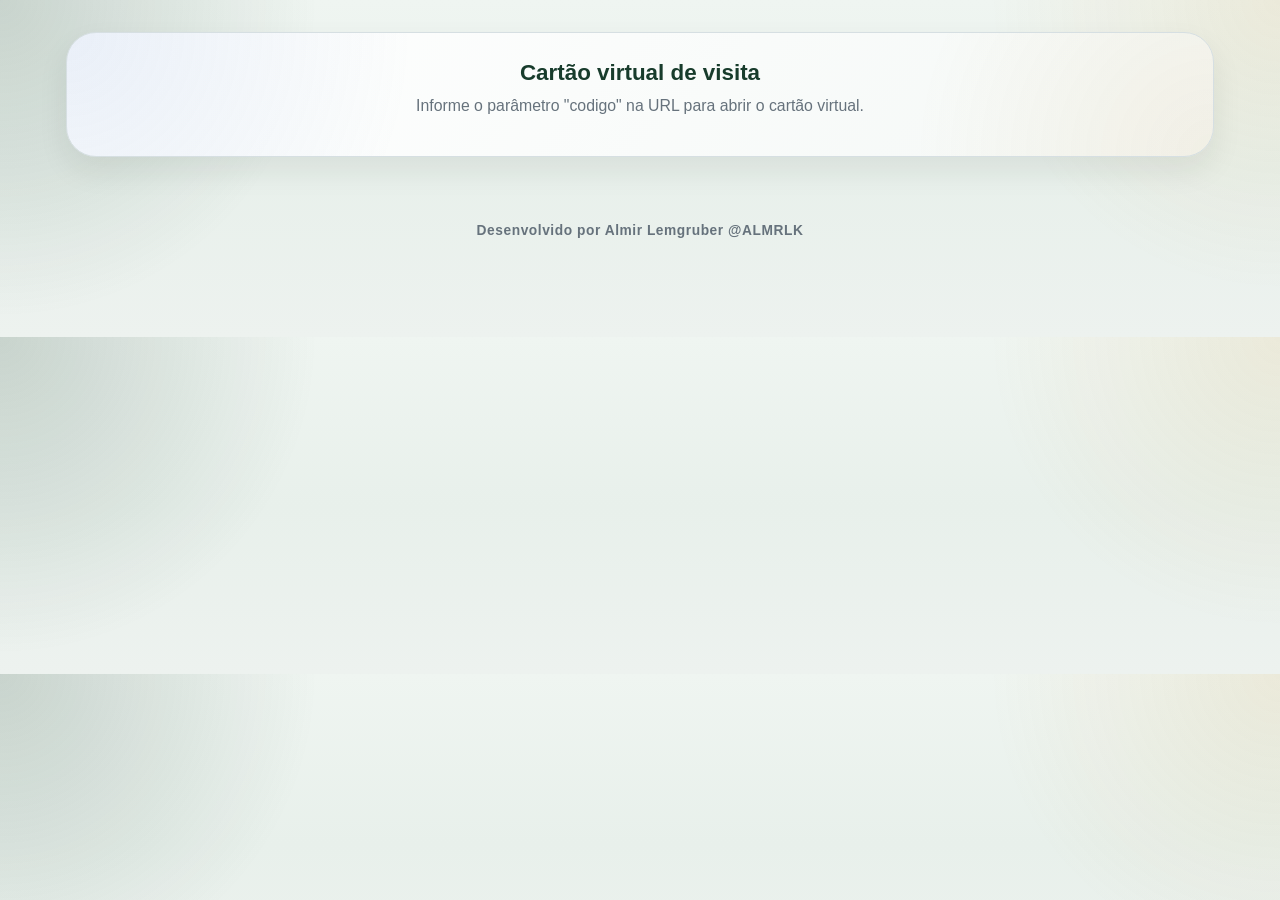
<file: cartao.html>
<!DOCTYPE html>
<html lang="pt-BR">
<head>
  <meta charset="UTF-8">
  <meta name="viewport" content="width=device-width, initial-scale=1.0">
  <title>Cartão Virtual de Visita</title>
  <link rel="stylesheet" href="./assets/ace-theme.css?v=20260402b">
</head>
<body class="field-page">
  <main class="content-wrap" style="padding:32px 16px 48px">
    <div class="virtual-card">
      <h2>Cartão virtual de visita</h2>
      <p id="cardMessage" class="card-note">Carregando dados do cartão...</p>
      <div id="cardContainer" class="kv"></div>
    </div>
  </main>
  <script src="./assets/runtime-config.js?v=20260402b"></script>
  <script src="./assets/cartao-app.js?v=20260402b"></script>
</body>
</html>
</file>
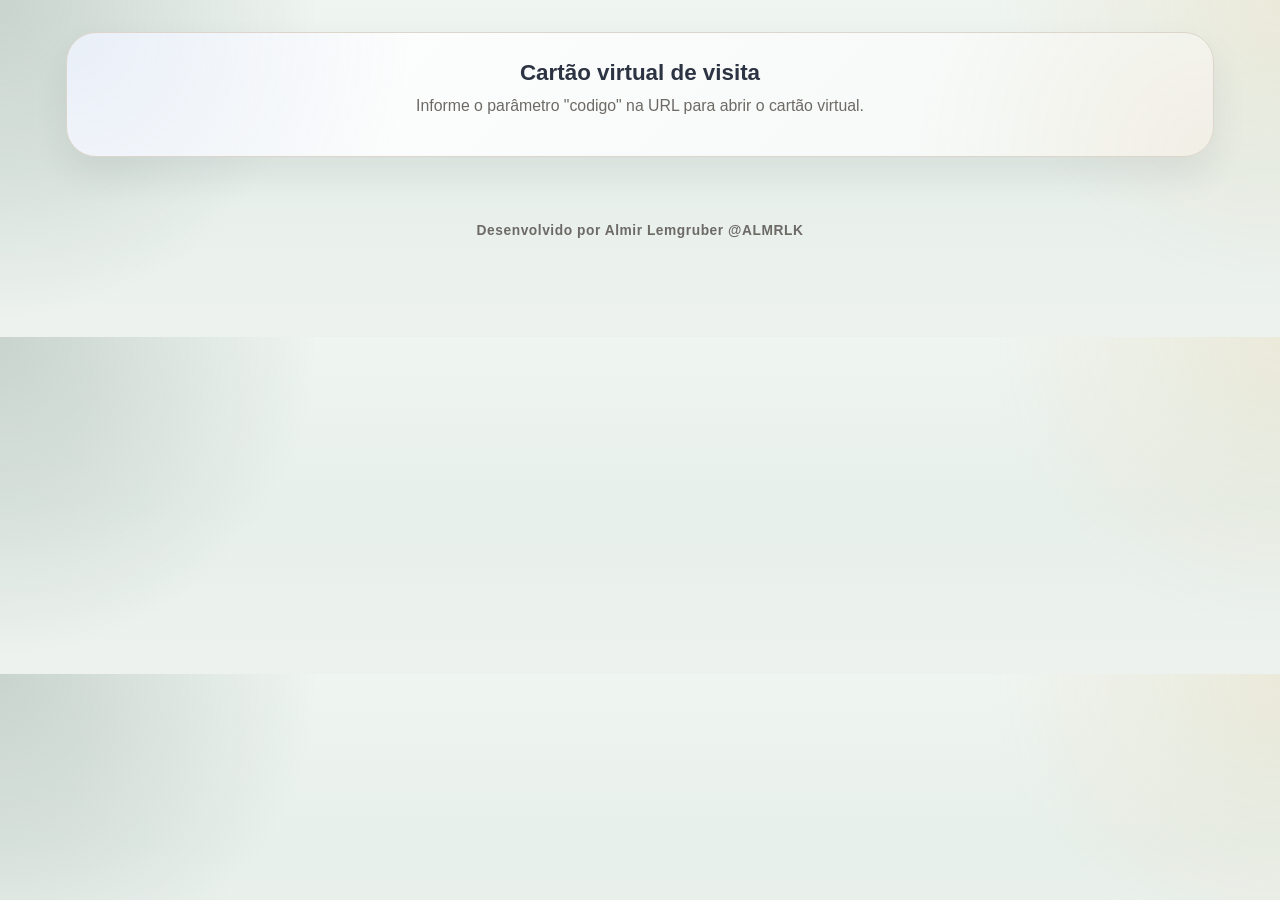
<file: cartao_alternativo.html>
<!DOCTYPE html>
<html lang="pt-BR">
<head>
  <meta charset="UTF-8">
  <meta name="viewport" content="width=device-width, initial-scale=1.0">
  <title>Cartão Virtual de Visita | Alternativo</title>
  <link rel="stylesheet" href="./assets/ace-theme.css?v=20260402b">
  <link rel="stylesheet" href="./assets/ace-theme-alt.css?v=20260402b">
</head>
<body class="field-page">
  <main class="content-wrap" style="padding:32px 16px 48px">
    <div class="virtual-card">
      <h2>Cartão virtual de visita</h2>
      <p id="cardMessage" class="card-note">Carregando dados do cartão...</p>
      <div id="cardContainer" class="kv"></div>
    </div>
  </main>
  <script src="./assets/runtime-config.js?v=20260402b"></script>
  <script src="./assets/cartao-app.js?v=20260402b"></script>
</body>
</html>
</file>
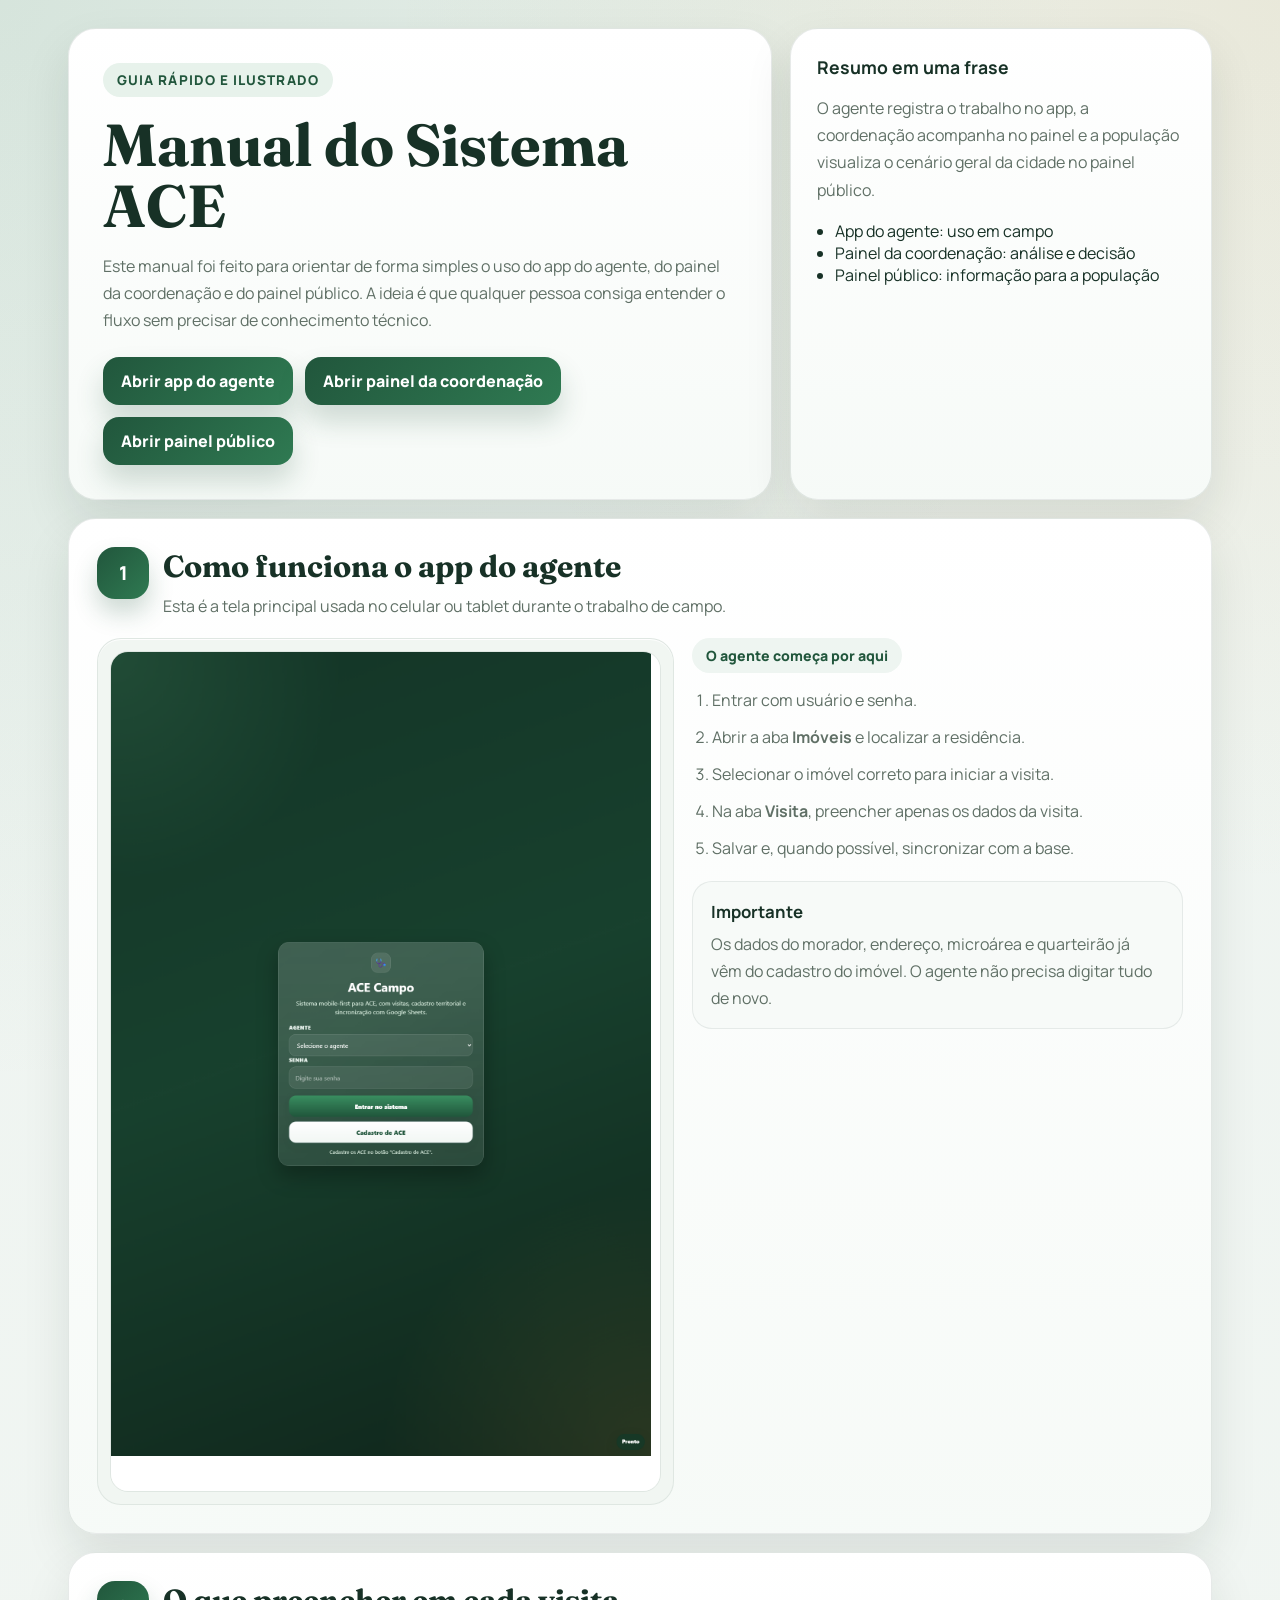
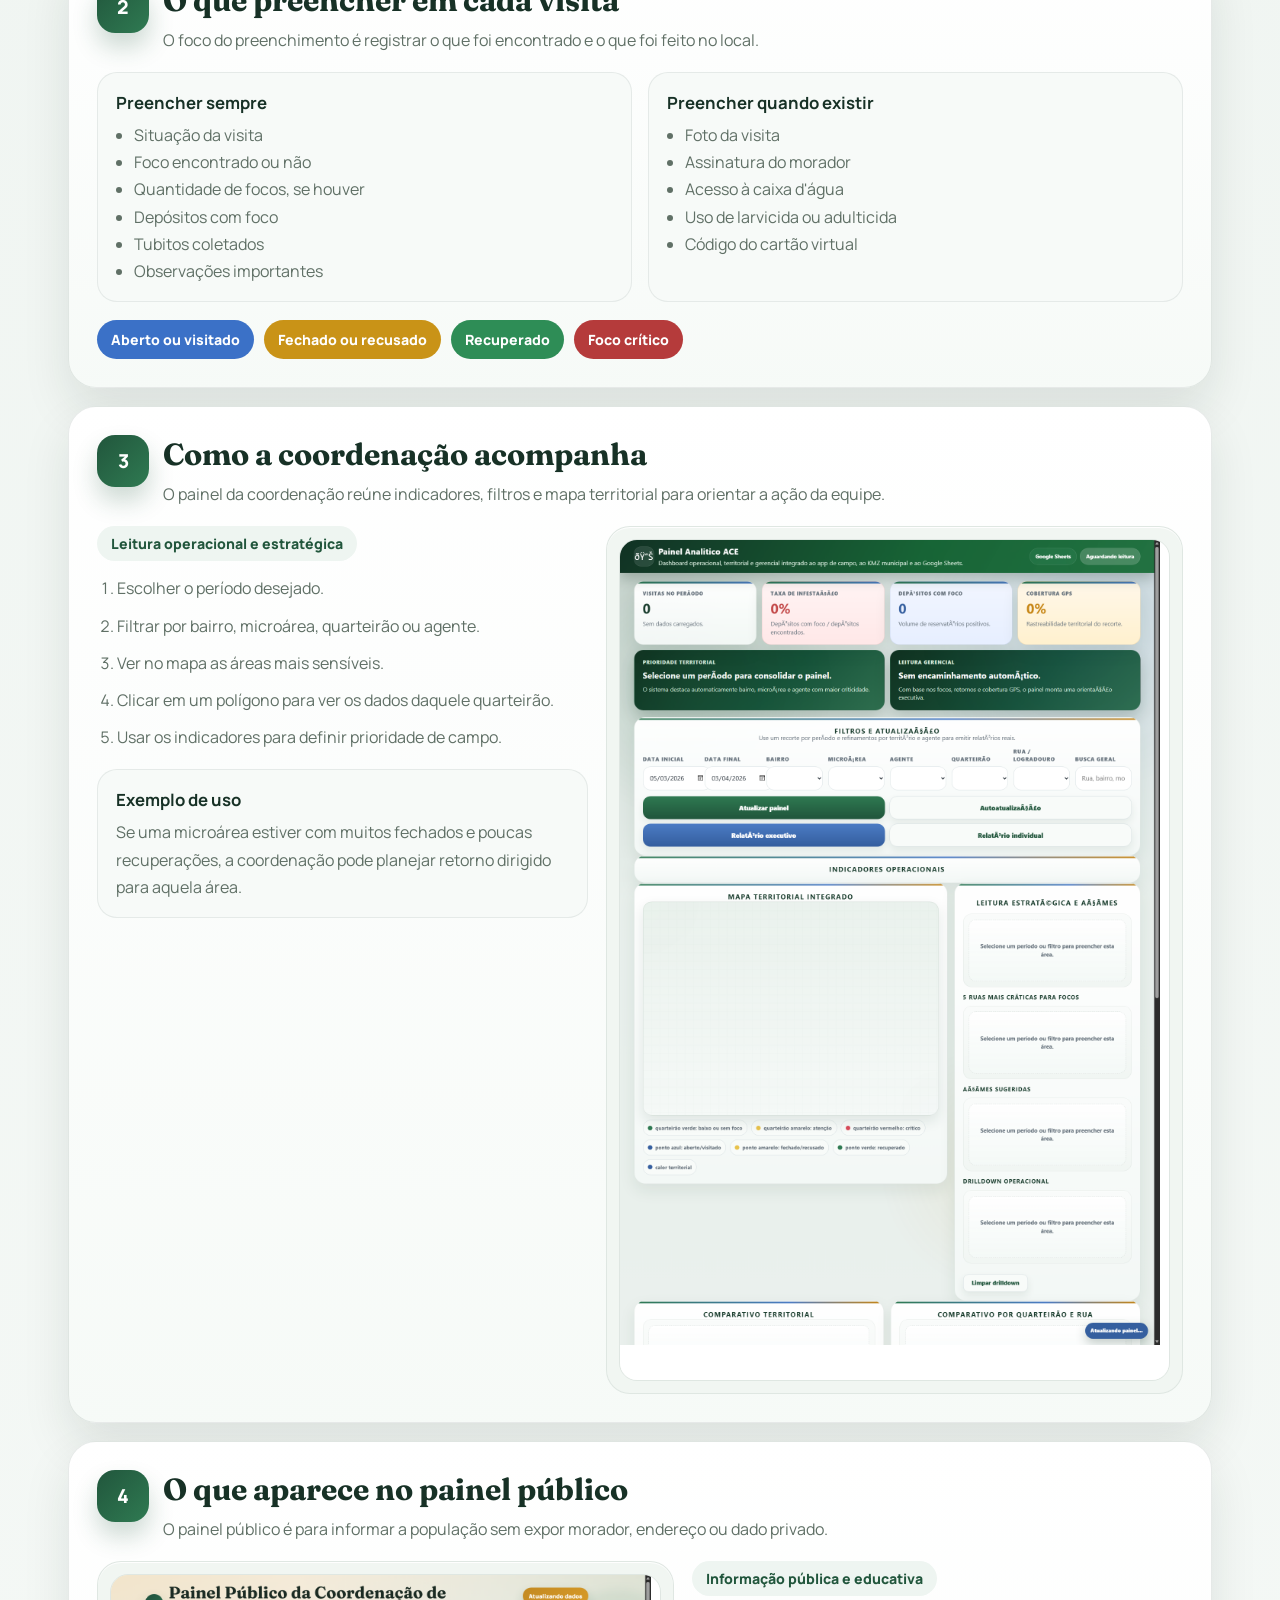
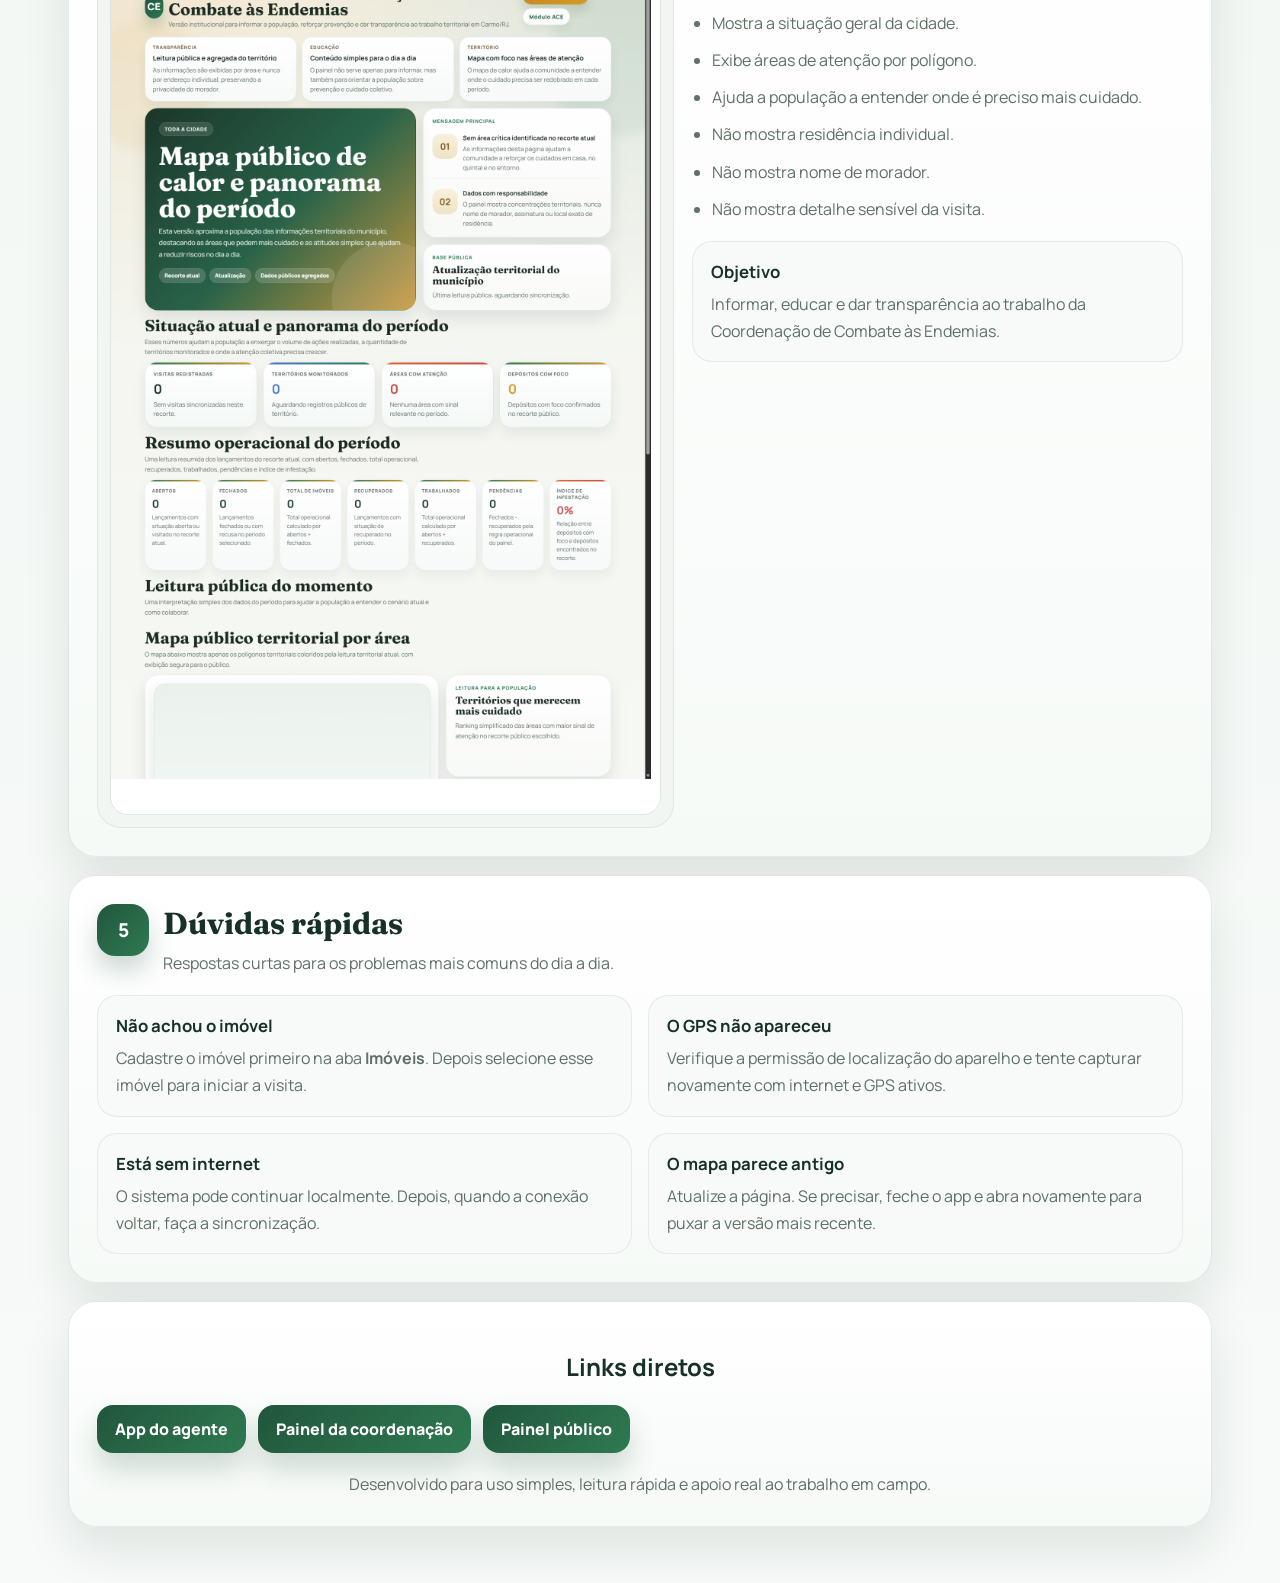
<file: manual_ace.html>
<!DOCTYPE html>
<html lang="pt-BR">
<head>
  <meta charset="UTF-8">
  <meta name="viewport" content="width=device-width, initial-scale=1.0, maximum-scale=1.0, user-scalable=no">
  <title>Manual Rápido do Sistema ACE</title>
  <link rel="preconnect" href="https://fonts.googleapis.com">
  <link rel="preconnect" href="https://fonts.gstatic.com" crossorigin>
  <link href="https://fonts.googleapis.com/css2?family=Fraunces:wght@600;700&family=Manrope:wght@400;500;700;800&display=swap" rel="stylesheet">
  <link rel="stylesheet" href="./assets/manual-ace.css?v=20260403manual1">
</head>
<body class="manual-page">
  <div class="manual-shell">
    <header class="manual-hero">
      <div class="hero-copy">
        <span class="hero-kicker">Guia rápido e ilustrado</span>
        <h1>Manual do Sistema ACE</h1>
        <p>
          Este manual foi feito para orientar de forma simples o uso do app do agente,
          do painel da coordenação e do painel público. A ideia é que qualquer pessoa
          consiga entender o fluxo sem precisar de conhecimento técnico.
        </p>
        <div class="hero-actions">
          <a href="./index.html?v=20260403kmz3">Abrir app do agente</a>
          <a href="./painel.html?v=20260403kmz2">Abrir painel da coordenação</a>
          <a href="./publico/v2.html?v=20260403kmz2">Abrir painel público</a>
        </div>
      </div>
      <div class="hero-box">
        <strong>Resumo em uma frase</strong>
        <p>
          O agente registra o trabalho no app, a coordenação acompanha no painel e a população
          visualiza o cenário geral da cidade no painel público.
        </p>
        <ul>
          <li>App do agente: uso em campo</li>
          <li>Painel da coordenação: análise e decisão</li>
          <li>Painel público: informação para a população</li>
        </ul>
      </div>
    </header>

    <main class="manual-content">
      <section class="manual-card">
        <div class="section-head">
          <span class="section-step">1</span>
          <div>
            <h2>Como funciona o app do agente</h2>
            <p>Esta é a tela principal usada no celular ou tablet durante o trabalho de campo.</p>
          </div>
        </div>
        <div class="manual-grid">
          <div class="shot-frame">
            <img src="./manual/img/index-ace.png" alt="Tela principal do app do agente ACE">
          </div>
          <div class="manual-list">
            <div class="info-pill">O agente começa por aqui</div>
            <ol>
              <li>Entrar com usuário e senha.</li>
              <li>Abrir a aba <strong>Imóveis</strong> e localizar a residência.</li>
              <li>Selecionar o imóvel correto para iniciar a visita.</li>
              <li>Na aba <strong>Visita</strong>, preencher apenas os dados da visita.</li>
              <li>Salvar e, quando possível, sincronizar com a base.</li>
            </ol>
            <div class="tip-box">
              <strong>Importante</strong>
              <p>
                Os dados do morador, endereço, microárea e quarteirão já vêm do cadastro do imóvel.
                O agente não precisa digitar tudo de novo.
              </p>
            </div>
          </div>
        </div>
      </section>

      <section class="manual-card">
        <div class="section-head">
          <span class="section-step">2</span>
          <div>
            <h2>O que preencher em cada visita</h2>
            <p>O foco do preenchimento é registrar o que foi encontrado e o que foi feito no local.</p>
          </div>
        </div>
        <div class="columns-2">
          <div class="simple-card">
            <h3>Preencher sempre</h3>
            <ul>
              <li>Situação da visita</li>
              <li>Foco encontrado ou não</li>
              <li>Quantidade de focos, se houver</li>
              <li>Depósitos com foco</li>
              <li>Tubitos coletados</li>
              <li>Observações importantes</li>
            </ul>
          </div>
          <div class="simple-card">
            <h3>Preencher quando existir</h3>
            <ul>
              <li>Foto da visita</li>
              <li>Assinatura do morador</li>
              <li>Acesso à caixa d'água</li>
              <li>Uso de larvicida ou adulticida</li>
              <li>Código do cartão virtual</li>
            </ul>
          </div>
        </div>
        <div class="color-legend">
          <span class="legend-chip is-blue">Aberto ou visitado</span>
          <span class="legend-chip is-yellow">Fechado ou recusado</span>
          <span class="legend-chip is-green">Recuperado</span>
          <span class="legend-chip is-red">Foco crítico</span>
        </div>
      </section>

      <section class="manual-card">
        <div class="section-head">
          <span class="section-step">3</span>
          <div>
            <h2>Como a coordenação acompanha</h2>
            <p>O painel da coordenação reúne indicadores, filtros e mapa territorial para orientar a ação da equipe.</p>
          </div>
        </div>
        <div class="manual-grid reverse">
          <div class="manual-list">
            <div class="info-pill">Leitura operacional e estratégica</div>
            <ol>
              <li>Escolher o período desejado.</li>
              <li>Filtrar por bairro, microárea, quarteirão ou agente.</li>
              <li>Ver no mapa as áreas mais sensíveis.</li>
              <li>Clicar em um polígono para ver os dados daquele quarteirão.</li>
              <li>Usar os indicadores para definir prioridade de campo.</li>
            </ol>
            <div class="tip-box">
              <strong>Exemplo de uso</strong>
              <p>
                Se uma microárea estiver com muitos fechados e poucas recuperações,
                a coordenação pode planejar retorno dirigido para aquela área.
              </p>
            </div>
          </div>
          <div class="shot-frame">
            <img src="./manual/img/painel-coordenacao.png" alt="Painel da coordenação do sistema ACE">
          </div>
        </div>
      </section>

      <section class="manual-card">
        <div class="section-head">
          <span class="section-step">4</span>
          <div>
            <h2>O que aparece no painel público</h2>
            <p>O painel público é para informar a população sem expor morador, endereço ou dado privado.</p>
          </div>
        </div>
        <div class="manual-grid">
          <div class="shot-frame">
            <img src="./manual/img/painel-publico.png" alt="Painel público de combate às endemias">
          </div>
          <div class="manual-list">
            <div class="info-pill">Informação pública e educativa</div>
            <ul>
              <li>Mostra a situação geral da cidade.</li>
              <li>Exibe áreas de atenção por polígono.</li>
              <li>Ajuda a população a entender onde é preciso mais cuidado.</li>
              <li>Não mostra residência individual.</li>
              <li>Não mostra nome de morador.</li>
              <li>Não mostra detalhe sensível da visita.</li>
            </ul>
            <div class="tip-box">
              <strong>Objetivo</strong>
              <p>
                Informar, educar e dar transparência ao trabalho da Coordenação de Combate às Endemias.
              </p>
            </div>
          </div>
        </div>
      </section>

      <section class="manual-card">
        <div class="section-head">
          <span class="section-step">5</span>
          <div>
            <h2>Dúvidas rápidas</h2>
            <p>Respostas curtas para os problemas mais comuns do dia a dia.</p>
          </div>
        </div>
        <div class="faq-grid">
          <article class="faq-item">
            <h3>Não achou o imóvel</h3>
            <p>Cadastre o imóvel primeiro na aba <strong>Imóveis</strong>. Depois selecione esse imóvel para iniciar a visita.</p>
          </article>
          <article class="faq-item">
            <h3>O GPS não apareceu</h3>
            <p>Verifique a permissão de localização do aparelho e tente capturar novamente com internet e GPS ativos.</p>
          </article>
          <article class="faq-item">
            <h3>Está sem internet</h3>
            <p>O sistema pode continuar localmente. Depois, quando a conexão voltar, faça a sincronização.</p>
          </article>
          <article class="faq-item">
            <h3>O mapa parece antigo</h3>
            <p>Atualize a página. Se precisar, feche o app e abra novamente para puxar a versão mais recente.</p>
          </article>
        </div>
      </section>

      <section class="manual-card final-card">
        <h2>Links diretos</h2>
        <div class="hero-actions">
          <a href="./index.html?v=20260403kmz3">App do agente</a>
          <a href="./painel.html?v=20260403kmz2">Painel da coordenação</a>
          <a href="./publico/v2.html?v=20260403kmz2">Painel público</a>
        </div>
        <p class="final-note">
          Desenvolvido para uso simples, leitura rápida e apoio real ao trabalho em campo.
        </p>
      </section>
    </main>
  </div>
</body>
</html>
</file>
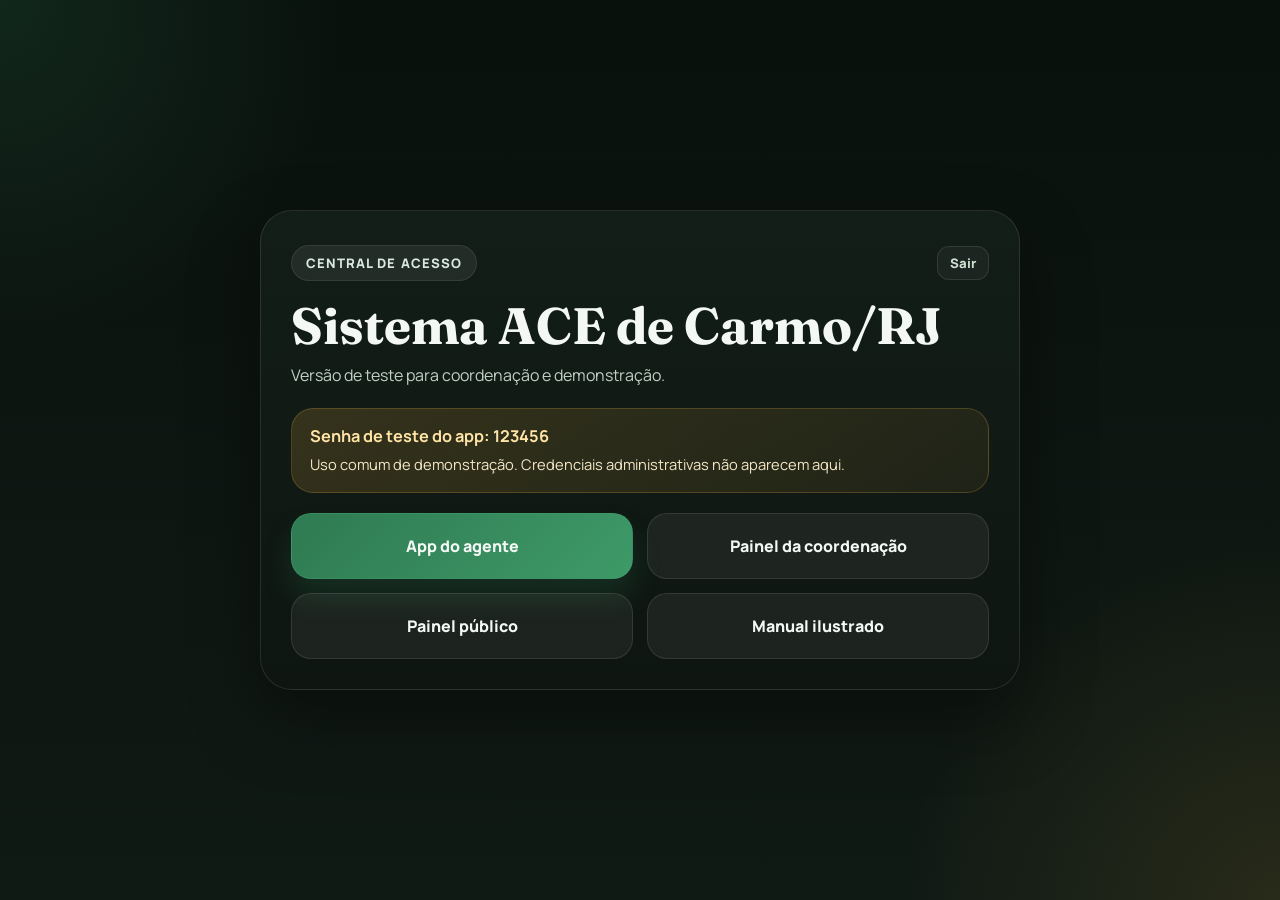
<file: portal_ace.html>
<!DOCTYPE html>
<html lang="pt-BR">
<head>
  <meta charset="UTF-8">
  <meta name="viewport" content="width=device-width, initial-scale=1.0, maximum-scale=1.0, user-scalable=no">
  <title>Central ACE | Acesso rápido</title>
  <link rel="preconnect" href="https://fonts.googleapis.com">
  <link rel="preconnect" href="https://fonts.gstatic.com" crossorigin>
  <link href="https://fonts.googleapis.com/css2?family=Fraunces:wght@600;700&family=Manrope:wght@500;700;800&display=swap" rel="stylesheet">
  <link rel="stylesheet" href="./assets/portal-ace.css?v=20260403portal3">
</head>
<body class="portal-page compact">
  <main class="portal-center">
    <section class="portal-box">
      <div class="portal-topbar">
        <span class="portal-tag">Central de acesso</span>
        <a class="portal-exit" href="#" onclick="window.close(); if (!window.closed) { history.back(); } return false;">Sair</a>
      </div>
      <h1>Sistema ACE de Carmo/RJ</h1>
      <p class="portal-note">Versão de teste para coordenação e demonstração.</p>

      <div class="password-box">
        <strong>Senha de teste do app: 123456</strong>
        <span>Uso comum de demonstração. Credenciais administrativas não aparecem aqui.</span>
      </div>

      <div class="portal-actions">
        <a class="portal-button is-primary" href="./index.html?v=20260403kmz3">App do agente</a>
        <a class="portal-button" href="./painel.html?v=20260403kmz2">Painel da coordenação</a>
        <a class="portal-button" href="./publico/v2.html?v=20260403kmz2">Painel público</a>
        <a class="portal-button" href="./manual_ace.html?v=87d8c17">Manual ilustrado</a>
      </div>
    </section>
  </main>
</body>
</html>
</file>
<file: assets/ace-theme.css>
:root{
  --brand-900:#183c2c;
  --brand-800:#21563c;
  --brand-700:#2f7a52;
  --brand-600:#3e9667;
  --accent-700:#355f9f;
  --accent-600:#4c7cc5;
  --warn-700:#c78615;
  --danger-700:#c34747;
  --bg:#eef2ef;
  --bg-soft:#f7f9f8;
  --card:#ffffff;
  --text:#1b252e;
  --muted:#66727c;
  --border:#d6dfe2;
  --shadow:0 14px 30px rgba(20,35,28,.08);
  --radius-xl:28px;
  --radius-lg:22px;
  --radius-md:16px;
  --radius-sm:12px;
  --content:1180px;
  --gap:18px;
}

.dashboard-page{
  background:
    radial-gradient(circle at top left, rgba(24,60,44,.16), transparent 24%),
    radial-gradient(circle at top right, rgba(53,95,159,.12), transparent 24%),
    linear-gradient(180deg, #edf4f0 0%, #e7efeb 180px, #edf2ef 100%);
}

.dashboard-page .content-wrap,
.dashboard-page .hero-grid,
.dashboard-page .topbar-row{
  max-width:1360px;
}

.dashboard-page .topbar{
  background:
    linear-gradient(120deg, rgba(10,43,29,.96), rgba(15,95,47,.96) 56%, rgba(23,107,55,.94)),
    radial-gradient(circle at top right, rgba(255,255,255,.08), transparent 32%);
  box-shadow:0 16px 34px rgba(10,32,22,.24);
}

.dashboard-page .topbar .brand-copy h1{
  font-size:1.34rem;
}

.dashboard-page .topbar .brand-copy p{
  font-size:1rem;
  line-height:1.4;
}

.dashboard-page .hero-grid{
  margin-top:22px;
  gap:14px;
}

.dashboard-page .hero-card{
  background:
    linear-gradient(180deg, rgba(255,255,255,.98), rgba(243,248,246,.98)),
    linear-gradient(135deg, rgba(31,86,60,.03), rgba(76,124,197,.04));
  border:1px solid rgba(24,60,44,.10);
  box-shadow:0 18px 42px rgba(24,60,44,.10);
  padding:22px;
  min-height:132px;
  transition:transform .18s ease, box-shadow .18s ease, border-color .18s ease;
}

.dashboard-page .hero-card:not(.is-priority){
  position:relative;
  overflow:hidden;
}

.dashboard-page .hero-card:not(.is-priority)::before{
  content:"";
  position:absolute;
  inset:0 0 auto 0;
  height:5px;
  background:linear-gradient(90deg,#2f7a52,#4c7cc5);
}

.dashboard-page .hero-card.is-focus{
  background:linear-gradient(180deg,#fff4f4,#ffe8e8);
  border-color:rgba(195,71,71,.16);
}

.dashboard-page .hero-card.is-accent{
  background:linear-gradient(180deg,#f2f6ff,#e7efff);
  border-color:rgba(53,95,159,.16);
}

.dashboard-page .hero-card.is-warn{
  background:linear-gradient(180deg,#fff8ea,#fff1cf);
  border-color:rgba(199,134,21,.18);
}

.dashboard-page .hero-card.is-priority{
  background:
    linear-gradient(135deg,#113221,#17533a 58%,#2f6f4f),
    radial-gradient(circle at top right, rgba(255,255,255,.10), transparent 34%);
  box-shadow:0 18px 40px rgba(17,50,33,.24);
}

.dashboard-page .hero-card:hover{
  transform:translateY(-2px);
  box-shadow:0 22px 44px rgba(24,60,44,.14);
}

.dashboard-page .card{
  position:relative;
  overflow:hidden;
  background:linear-gradient(180deg, rgba(255,255,255,.98), rgba(246,249,247,.98));
  border:1px solid rgba(24,60,44,.10);
  box-shadow:0 18px 42px rgba(24,60,44,.08);
}

.dashboard-page .card::before{
  content:"";
  display:block;
  height:4px;
  margin:-20px -20px 16px;
  background:linear-gradient(90deg,#2f7a52,#4c7cc5 62%,#c78615);
}

.dashboard-page .section-title{
  font-size:1.12rem;
  letter-spacing:.11em;
}

.dashboard-page .toolbar{
  grid-template-columns:repeat(8,minmax(0,1fr));
}

.dashboard-page .metric-grid{
  grid-template-columns:repeat(8,minmax(0,1fr));
  gap:14px;
}

.dashboard-page .metric-card{
  position:relative;
  overflow:hidden;
  background:linear-gradient(180deg,#ffffff,#f4f8f6);
  border:1px solid rgba(24,60,44,.10);
  box-shadow:0 12px 24px rgba(24,60,44,.06);
  padding:18px 16px;
}

.dashboard-page .metric-card::before{
  content:"";
  position:absolute;
  left:0;
  right:0;
  top:0;
  height:4px;
  background:linear-gradient(90deg,#2f7a52,#4c7cc5);
}

.dashboard-page .metric-card.is-danger{
  background:linear-gradient(180deg,#fff5f5,#ffecec);
  border-color:rgba(195,71,71,.18);
}

.dashboard-page .metric-card.is-danger::before{
  background:linear-gradient(90deg,#d96464,#c34747);
}

.dashboard-page .metric-card.is-accent{
  background:linear-gradient(180deg,#f3f7ff,#eaf0ff);
  border-color:rgba(53,95,159,.16);
}

.dashboard-page .metric-card.is-accent::before{
  background:linear-gradient(90deg,#5c8bd7,#355f9f);
}

.dashboard-page .metric-card.is-warn{
  background:linear-gradient(180deg,#fff9ef,#fff1d6);
  border-color:rgba(199,134,21,.18);
}

.dashboard-page .metric-card.is-warn::before{
  background:linear-gradient(90deg,#e8b84f,#c78615);
}

.dashboard-page .ranking-card,
.dashboard-page .chart-card,
.dashboard-page .insight-card,
.dashboard-page .property-card,
.dashboard-page .history-card,
.dashboard-page .agent-card{
  background:linear-gradient(180deg,#ffffff,#f7faf8);
  border:1px solid rgba(24,60,44,.10);
  box-shadow:0 12px 24px rgba(24,60,44,.05);
  transition:transform .18s ease, box-shadow .18s ease, border-color .18s ease;
}

.dashboard-page .ranking-card:hover,
.dashboard-page .chart-card:hover,
.dashboard-page .insight-card:hover{
  transform:translateY(-1px);
  box-shadow:0 16px 28px rgba(24,60,44,.10);
}

.dashboard-page .table-wrap{
  background:linear-gradient(180deg,#ffffff,#f8fbf9);
  box-shadow:inset 0 1px 0 rgba(255,255,255,.7);
}

.dashboard-page th{
  background:linear-gradient(180deg,#edf5f1,#e3eee8);
  font-size:.92rem;
  letter-spacing:.04em;
}

.dashboard-page .map-shell{
  height:600px;
  border:1px solid rgba(24,60,44,.12);
  box-shadow:0 14px 34px rgba(24,60,44,.10);
}

.dashboard-page .panel-side-grid{
  display:grid;
  grid-template-columns:minmax(0,1.55fr) minmax(360px,.92fr);
  gap:18px;
  align-items:start;
}

.dashboard-page .panel-maps-grid{
  display:grid;
  grid-template-columns:repeat(2, minmax(0,1fr));
  gap:18px;
  align-items:start;
}

.dashboard-page .panel-map-card .map-shell{
  height:560px;
}

.dashboard-page .panel-strategy-card{
  min-height:560px;
  display:flex;
  flex-direction:column;
  gap:16px;
}

.dashboard-page .panel-subsection{
  display:grid;
  gap:12px;
}

.dashboard-page .panel-mini-title{
  margin:0;
  color:var(--brand-900);
  font-size:.92rem;
  letter-spacing:.1em;
  text-transform:uppercase;
}

.dashboard-page .map-toggle,
.dashboard-page .territory-summary{
  background:linear-gradient(180deg,#ffffff,#f4f8f6);
  border:1px solid rgba(24,60,44,.10);
}

.dashboard-page .map-toggle{
  min-height:42px;
  font-size:.92rem;
  font-weight:800;
}

.dashboard-page .territory-summary{
  font-size:.95rem;
  line-height:1.45;
}

.dashboard-page .sync-banner{
  background:#173826;
  box-shadow:0 12px 28px rgba(17,50,33,.24);
}

.dashboard-page .page-shell{
  position:relative;
}

.dashboard-page .page-shell::before{
  content:"";
  position:fixed;
  inset:0;
  pointer-events:none;
  background:
    radial-gradient(circle at 14% 18%, rgba(47,122,82,.10), transparent 18%),
    radial-gradient(circle at 86% 12%, rgba(76,124,197,.08), transparent 20%),
    radial-gradient(circle at 72% 78%, rgba(199,134,21,.08), transparent 18%);
  opacity:.95;
}

.dashboard-page .card{
  background:
    linear-gradient(180deg, rgba(255,255,255,.98), rgba(243,248,246,.98)),
    radial-gradient(circle at top right, rgba(47,122,82,.06), transparent 30%);
}

.dashboard-page .ranking-list,
.dashboard-page .chart-list,
.dashboard-page .insight-list,
.dashboard-page #territoryComparison,
.dashboard-page #streetComparison,
.dashboard-page #reportScreen,
.dashboard-page #drilldownPanel{
  min-height:148px;
  padding:14px;
  border-radius:22px;
  background:
    linear-gradient(180deg, rgba(250,252,251,.98), rgba(241,246,243,.98)),
    radial-gradient(circle at top left, rgba(76,124,197,.05), transparent 26%);
  border:1px solid rgba(24,60,44,.08);
  box-shadow:inset 0 1px 0 rgba(255,255,255,.75);
}

.dashboard-page .ranking-list:empty::before,
.dashboard-page .chart-list:empty::before,
.dashboard-page .insight-list:empty::before,
.dashboard-page #territoryComparison:empty::before,
.dashboard-page #streetComparison:empty::before,
.dashboard-page #reportScreen:empty::before,
.dashboard-page #drilldownPanel:empty::before{
  content:"Selecione um período ou filtro para preencher esta área.";
  min-height:124px;
  display:flex;
  align-items:center;
  justify-content:center;
  padding:18px;
  border:1px dashed rgba(24,60,44,.14);
  border-radius:18px;
  background:linear-gradient(180deg, rgba(255,255,255,.88), rgba(245,249,247,.92));
  color:var(--muted);
  font-size:.92rem;
  font-weight:700;
  text-align:center;
}

.dashboard-page .table-wrap{
  background:
    linear-gradient(180deg, rgba(255,255,255,.99), rgba(245,249,247,.99)),
    radial-gradient(circle at top right, rgba(76,124,197,.05), transparent 24%);
  box-shadow:
    inset 0 1px 0 rgba(255,255,255,.82),
    0 14px 28px rgba(24,60,44,.06);
  border:1px solid rgba(24,60,44,.10);
}

.dashboard-page .map-shell{
  background:
    linear-gradient(180deg, rgba(233,241,236,.95), rgba(245,249,247,.96)),
    radial-gradient(circle at top left, rgba(47,122,82,.10), transparent 24%),
    radial-gradient(circle at bottom right, rgba(76,124,197,.08), transparent 28%);
}

.dashboard-page .map-shell::before{
  content:"";
  position:absolute;
  inset:0;
  pointer-events:none;
  background-image:
    linear-gradient(rgba(47,122,82,.035) 1px, transparent 1px),
    linear-gradient(90deg, rgba(47,122,82,.035) 1px, transparent 1px);
  background-size:22px 22px;
  opacity:.65;
}

.dashboard-page .territory-summary,
.dashboard-page .map-toggle,
.dashboard-page .empty-state{
  background:
    linear-gradient(180deg, rgba(255,255,255,.98), rgba(243,248,246,.98)),
    radial-gradient(circle at top left, rgba(199,134,21,.06), transparent 26%);
}

.field-page{
  background:
    radial-gradient(circle at top left, rgba(24,60,44,.18), transparent 24%),
    radial-gradient(circle at top right, rgba(199,134,21,.10), transparent 22%),
    linear-gradient(180deg, #eff5f1 0%, #e8f0eb 170px, #edf2ef 100%);
  touch-action:pan-x pan-y;
  overscroll-behavior:none;
}

.field-page .login-shell{
  background:
    radial-gradient(circle at top left, rgba(88,170,118,.20), transparent 24%),
    radial-gradient(circle at bottom right, rgba(232,184,79,.12), transparent 28%),
    linear-gradient(160deg,#143527,#18412e 46%,#10251b 100%);
}

.field-page .login-card{
  background:
    linear-gradient(180deg, rgba(255,255,255,.14), rgba(255,255,255,.08)),
    linear-gradient(135deg, rgba(255,255,255,.05), rgba(255,255,255,.02));
  border:1px solid rgba(255,255,255,.18);
  box-shadow:0 26px 56px rgba(0,0,0,.28);
}

.field-page .topbar{
  background:
    linear-gradient(120deg, rgba(10,43,29,.97), rgba(15,95,47,.96) 58%, rgba(23,107,55,.94)),
    radial-gradient(circle at top right, rgba(255,255,255,.08), transparent 34%);
  box-shadow:0 14px 30px rgba(10,32,22,.22);
}

.field-page .brand-copy h1{
  letter-spacing:.015em;
}

.field-page .nav-tabs{
  gap:10px;
}

.field-page .tab-btn{
  background:rgba(255,255,255,.06);
  border:1px solid rgba(255,255,255,.06);
}

.field-page .tab-btn.active{
  background:rgba(255,255,255,.16);
  box-shadow:
    inset 0 0 0 1px rgba(255,255,255,.10),
    0 10px 24px rgba(8,28,19,.18);
}

.field-page .hero-grid{
  margin-top:22px;
  gap:14px;
}

.field-page .hero-card{
  position:relative;
  overflow:hidden;
  background:
    linear-gradient(180deg,#ffffff,#f4f8f6),
    linear-gradient(135deg, rgba(31,86,60,.03), rgba(199,134,21,.03));
  border:1px solid rgba(24,60,44,.10);
  box-shadow:0 16px 34px rgba(24,60,44,.08);
}

.field-page .hero-card::before{
  content:"";
  position:absolute;
  left:0;
  right:0;
  top:0;
  height:5px;
  background:linear-gradient(90deg,#2f7a52,#c78615);
}

.field-page .hero-card.is-focus{
  background:linear-gradient(180deg,#fff5f5,#ffe8e8);
  border-color:rgba(195,71,71,.16);
}

.field-page .hero-card.is-focus::before{
  background:linear-gradient(90deg,#d96464,#c34747);
}

.field-page .hero-card.is-accent{
  background:linear-gradient(180deg,#f1f6ff,#e7efff);
  border-color:rgba(53,95,159,.16);
}

.field-page .hero-card.is-accent::before{
  background:linear-gradient(90deg,#5c8bd7,#355f9f);
}

.field-page .hero-card.is-warn{
  background:linear-gradient(180deg,#fff8ec,#fff0d2);
  border-color:rgba(199,134,21,.18);
}

.field-page .hero-card.is-warn::before{
  background:linear-gradient(90deg,#e8b84f,#c78615);
}

.field-page .hero-card.is-priority{
  background:
    linear-gradient(135deg,#113221,#17533a 58%,#2f6f4f),
    radial-gradient(circle at top right, rgba(255,255,255,.10), transparent 34%);
  box-shadow:0 18px 40px rgba(17,50,33,.24);
}

.field-page .hero-card.is-priority::before{
  background:linear-gradient(90deg,#f0d37a,#ffffff);
  opacity:.75;
}

.field-page .screen-head-copy strong{
  font-size:1.24rem;
}

.field-page .screen-badge{
  background:linear-gradient(180deg,#f8fbf9,#e9f2ed);
  border:1px solid rgba(24,60,44,.10);
  box-shadow:0 10px 22px rgba(24,60,44,.08);
}

.field-page .card{
  position:relative;
  overflow:hidden;
  background:linear-gradient(180deg, rgba(255,255,255,.98), rgba(246,249,247,.98));
  border:1px solid rgba(24,60,44,.10);
  box-shadow:0 18px 38px rgba(24,60,44,.08);
}

.field-page .card::before{
  content:"";
  display:block;
  height:4px;
  margin:-20px -20px 16px;
  background:linear-gradient(90deg,#2f7a52,#4c7cc5 58%,#c78615);
}

.field-page .btn{
  box-shadow:0 10px 22px rgba(24,60,44,.06);
}

.field-page .btn-primary{
  background:linear-gradient(180deg,#3a8f61,#21563c);
}

.field-page .btn-secondary{
  background:linear-gradient(180deg,#5a8fe0,#355f9f);
}

.field-page .btn-soft{
  background:linear-gradient(180deg,#ffffff,#f2f7f4);
}

.field-page .btn-warn{
  background:linear-gradient(180deg,#edc45f,#c78615);
}

.field-page .selected-card{
  background:linear-gradient(180deg,#f7fbf9,#edf6f1);
  border:1px solid rgba(47,122,82,.18);
  box-shadow:inset 0 1px 0 rgba(255,255,255,.7);
}

.field-page .meta-pill,
.field-page .status-pill,
.field-page .tag{
  background:linear-gradient(180deg,#ffffff,#f3f8f5);
  border:1px solid rgba(24,60,44,.10);
}

.field-page .quick-btn{
  position:relative;
  overflow:hidden;
  background:linear-gradient(180deg,#ffffff,#f4f8f6);
  border:1px solid rgba(24,60,44,.10);
  box-shadow:0 12px 24px rgba(24,60,44,.05);
}

.field-page .quick-btn::before{
  content:"";
  position:absolute;
  left:0;
  right:0;
  top:0;
  height:4px;
  background:linear-gradient(90deg,#2f7a52,#c78615);
}

.field-page .deposit-card{
  background:linear-gradient(180deg,#ffffff,#f6faf8);
  border:1px solid rgba(24,60,44,.10);
  box-shadow:0 12px 26px rgba(24,60,44,.05);
}

.field-page .deposit-card.is-active{
  background:linear-gradient(180deg,#fff7f7,#fff0f0);
  border-color:rgba(195,71,71,.20);
}

.field-page .summary-tile,
.field-page .metric-card{
  background:linear-gradient(180deg,#ffffff,#f5f9f7);
  border:1px solid rgba(24,60,44,.10);
  box-shadow:0 12px 22px rgba(24,60,44,.05);
}

.field-page .map-shell{
  border:1px solid rgba(24,60,44,.12);
  box-shadow:0 14px 34px rgba(24,60,44,.10);
}

.field-page .sync-banner{
  background:#173826;
  box-shadow:0 12px 28px rgba(17,50,33,.24);
}

.field-page .page-shell{
  position:relative;
}

.field-page .page-shell::before{
  content:"";
  position:fixed;
  inset:0;
  pointer-events:none;
  background:
    radial-gradient(circle at 12% 18%, rgba(47,122,82,.10), transparent 18%),
    radial-gradient(circle at 88% 16%, rgba(199,134,21,.08), transparent 20%),
    radial-gradient(circle at 76% 82%, rgba(76,124,197,.06), transparent 16%);
  opacity:.95;
}

.field-page .card{
  background:
    linear-gradient(180deg, rgba(255,255,255,.98), rgba(244,248,246,.98)),
    radial-gradient(circle at top right, rgba(47,122,82,.05), transparent 30%);
}

.field-page .property-card,
.field-page .history-card,
.field-page .insight-card,
.field-page .chart-card,
.field-page .agent-card,
.field-page .metric-card{
  background:
    linear-gradient(180deg, rgba(255,255,255,.98), rgba(244,248,246,.98)),
    radial-gradient(circle at top left, rgba(199,134,21,.04), transparent 26%);
}

.field-page .selected-card,
.field-page .property-list,
.field-page .summary-tile,
.field-page .deposit-card{
  box-shadow:
    inset 0 1px 0 rgba(255,255,255,.78),
    0 12px 26px rgba(24,60,44,.06);
}

.field-page .map-shell{
  background:
    linear-gradient(180deg, rgba(233,241,236,.95), rgba(245,249,247,.96)),
    radial-gradient(circle at top left, rgba(47,122,82,.10), transparent 24%),
    radial-gradient(circle at bottom right, rgba(199,134,21,.07), transparent 28%);
}

.field-page .map-shell::before{
  content:"";
  position:absolute;
  inset:0;
  pointer-events:none;
  background-image:
    linear-gradient(rgba(47,122,82,.035) 1px, transparent 1px),
    linear-gradient(90deg, rgba(47,122,82,.035) 1px, transparent 1px);
  background-size:22px 22px;
  opacity:.55;
}

.field-page .insight-list:empty::before,
.field-page .ranking-list:empty::before,
.field-page .chart-list:empty::before,
.field-page .history-list:empty::before{
  content:"Aguardando preenchimento nesta seção.";
  min-height:108px;
  display:flex;
  align-items:center;
  justify-content:center;
  padding:16px;
  border:1px dashed rgba(24,60,44,.14);
  border-radius:18px;
  background:linear-gradient(180deg, rgba(255,255,255,.90), rgba(245,249,247,.92));
  color:var(--muted);
  font-size:.9rem;
  font-weight:700;
  text-align:center;
}

*{box-sizing:border-box}
html{scroll-behavior:smooth}
body{
  margin:0;
  font-family:"Segoe UI",Tahoma,Arial,sans-serif;
  background:
    radial-gradient(circle at top left, rgba(63,150,103,.10), transparent 32%),
    radial-gradient(circle at top right, rgba(76,124,197,.08), transparent 28%),
    linear-gradient(180deg, #f4f7f5 0%, var(--bg) 180px, #edf1ef 100%);
  color:var(--text);
  line-height:1.45;
}

a{color:inherit}
button,input,select,textarea{font:inherit}
button{cursor:pointer}
img{max-width:100%;display:block}
.hidden{display:none !important}

.page-shell{min-height:100vh;padding-bottom:44px}
.content-wrap{max-width:var(--content);margin:0 auto;padding:0 16px}

.topbar{
  position:sticky;
  top:0;
  z-index:40;
  background:linear-gradient(120deg,#173826,#1f4d35 62%,#2e6b4b);
  color:#fff;
  border-bottom:1px solid rgba(255,255,255,.08);
  box-shadow:0 10px 26px rgba(16,32,23,.16);
}

.topbar-row{
  max-width:var(--content);
  margin:0 auto;
  padding:14px 16px;
  display:flex;
  align-items:center;
  gap:12px;
  flex-wrap:wrap;
}

.brand-mark{
  width:52px;
  height:52px;
  border-radius:18px;
  display:flex;
  align-items:center;
  justify-content:center;
  background:rgba(255,255,255,.10);
  border:1px solid rgba(255,255,255,.12);
  font-size:24px;
  flex:0 0 auto;
}

.brand-copy{
  flex:1 1 280px;
  min-width:220px;
}

.brand-copy h1{
  margin:0;
  font-size:1.28rem;
  letter-spacing:.02em;
}

.brand-copy p{
  margin:4px 0 0;
  color:#d6eadc;
  font-size:.98rem;
  line-height:1.35;
}

.chip-row{
  display:flex;
  gap:8px;
  flex-wrap:wrap;
}

.weather-strip{
  flex:0 1 340px;
  min-width:260px;
  padding:12px 14px;
  border-radius:20px;
  border:1px solid rgba(255,255,255,.14);
  background:linear-gradient(180deg, rgba(255,255,255,.14), rgba(255,255,255,.08));
  box-shadow:inset 0 1px 0 rgba(255,255,255,.12);
  align-self:flex-end;
}

.weather-strip__city{
  display:block;
  margin:0 0 4px;
  font-size:.74rem;
  letter-spacing:.08em;
  text-transform:uppercase;
  color:#d6eadc;
}

.weather-strip strong{
  display:block;
  font-size:1rem;
  line-height:1.2;
  color:#fff;
}

.weather-strip__meta{
  display:block;
  margin-top:4px;
  color:#d6eadc;
  font-size:.8rem;
}

.weather-strip__footer{
  margin-top:8px;
  display:flex;
  align-items:center;
  gap:8px;
  flex-wrap:wrap;
}

.weather-pill{
  display:inline-flex;
  align-items:center;
  justify-content:center;
  min-height:28px;
  padding:6px 10px;
  border-radius:999px;
  background:rgba(255,255,255,.10);
  border:1px solid rgba(255,255,255,.16);
  color:#fff;
  font-size:.72rem;
  font-weight:800;
  letter-spacing:.03em;
}

.weather-pill.is-ok{background:rgba(61,150,103,.22)}
.weather-pill.is-warn{background:rgba(199,134,21,.24)}
.weather-pill.is-danger{background:rgba(195,71,71,.24)}

.weather-stamp{
  color:#d6eadc;
  font-size:.74rem;
}

.chip{
  display:inline-flex;
  align-items:center;
  justify-content:center;
  min-height:44px;
  padding:11px 15px;
  border-radius:999px;
  border:1px solid rgba(255,255,255,.14);
  background:rgba(255,255,255,.08);
  color:#fff;
  font-size:.86rem;
  font-weight:700;
  white-space:nowrap;
}

.chip.is-live{background:rgba(255,255,255,.18)}
.chip.is-ok{background:rgba(61,150,103,.20)}
.chip.is-warn{background:rgba(199,134,21,.20)}
.chip.is-danger{background:rgba(195,71,71,.20)}

.nav-tabs{
  max-width:var(--content);
  margin:0 auto;
  padding:0 16px 14px;
  display:flex;
  gap:8px;
  overflow:auto;
}

.nav-tabs::-webkit-scrollbar{height:0}

.tab-btn{
  border:none;
  color:rgba(255,255,255,.78);
  background:transparent;
  border-radius:18px;
  min-width:122px;
  min-height:50px;
  padding:13px 16px;
  font-weight:800;
  font-size:.9rem;
  text-transform:uppercase;
  letter-spacing:.04em;
  display:flex;
  align-items:center;
  justify-content:center;
  gap:8px;
  transition:background .18s ease, transform .18s ease, color .18s ease, box-shadow .18s ease;
}

.tab-btn.active{
  background:rgba(255,255,255,.14);
  color:#fff;
  box-shadow:inset 0 0 0 1px rgba(255,255,255,.08);
}

.tab-btn:hover{
  background:rgba(255,255,255,.10);
  color:#fff;
}

.tab-btn:active{
  transform:translateY(1px);
}

.hero-grid{
  max-width:var(--content);
  margin:18px auto 0;
  padding:0 16px;
  display:grid;
  grid-template-columns:repeat(4,minmax(0,1fr));
  gap:12px;
}

.hero-card{
  background:linear-gradient(180deg,#ffffff,#f8faf9);
  border:1px solid rgba(31,86,60,.08);
  box-shadow:var(--shadow);
  border-radius:24px;
  padding:20px;
  min-height:126px;
  transition:transform .18s ease, box-shadow .18s ease, border-color .18s ease;
}

.hero-card small{
  display:block;
  color:var(--muted);
  text-transform:uppercase;
  letter-spacing:.08em;
  font-size:.8rem;
  font-weight:800;
  margin-bottom:10px;
}

.hero-card strong{
  display:block;
  font-size:2.25rem;
  line-height:1.05;
  color:var(--brand-900);
}

.hero-card span{
  display:block;
  margin-top:10px;
  color:var(--muted);
  font-size:.97rem;
  line-height:1.4;
}

.hero-card:hover{
  transform:translateY(-2px);
  box-shadow:0 18px 36px rgba(20,35,28,.11);
}

.hero-card.is-focus strong{color:var(--danger-700)}
.hero-card.is-accent strong{color:var(--accent-700)}
.hero-card.is-warn strong{color:var(--warn-700)}

.hero-card.is-priority{
  grid-column:span 2;
  background:linear-gradient(135deg,#173826,#1d4c35 60%,#2a704c);
  color:#fff;
  border-color:rgba(255,255,255,.06);
}

.hero-card.is-priority small,
.hero-card.is-priority span{color:#d6eadc}

.hero-card.is-priority strong{
  font-size:1.38rem;
  line-height:1.35;
  color:#fff;
}

.screen{
  display:none;
  max-width:var(--content);
  margin:0 auto;
  padding:18px 16px 0;
}

.screen.active{display:block}

.screen-head{
  display:flex;
  align-items:center;
  justify-content:space-between;
  gap:14px;
  margin:2px 0 16px;
}

.screen-head-copy strong{
  display:block;
  font-size:1.28rem;
  color:var(--brand-900);
}

.screen-head-copy span{
  display:block;
  color:var(--muted);
  font-size:1rem;
  margin-top:4px;
  line-height:1.4;
}

.screen-badge{
  min-width:52px;
  height:52px;
  border-radius:18px;
  background:linear-gradient(180deg,#eff5f2,#e5eeea);
  display:flex;
  align-items:center;
  justify-content:center;
  font-size:1.4rem;
  color:var(--brand-800);
  border:1px solid var(--border);
}

.grid{
  display:grid;
  gap:var(--gap);
}

.grid.two{grid-template-columns:repeat(2,minmax(0,1fr))}
.grid.three{grid-template-columns:repeat(3,minmax(0,1fr))}
.grid.four{grid-template-columns:repeat(4,minmax(0,1fr))}

.card{
  background:rgba(255,255,255,.97);
  border:1px solid rgba(31,86,60,.10);
  border-radius:var(--radius-xl);
  box-shadow:var(--shadow);
  padding:22px;
}

.card-header{
  display:flex;
  align-items:center;
  justify-content:space-between;
  gap:12px;
  margin-bottom:16px;
}

.card-header h2,
.section-title{
  margin:0;
  width:100%;
  text-align:center;
  color:var(--brand-900);
  font-size:1.14rem;
  text-transform:uppercase;
  letter-spacing:.09em;
}

.card-note{
  margin:-6px 0 14px;
  color:var(--muted);
  text-align:center;
  font-size:.99rem;
  line-height:1.45;
}

.section-tag{
  display:inline-flex;
  align-items:center;
  justify-content:center;
  padding:8px 12px;
  border-radius:999px;
  background:#edf5f1;
  border:1px solid var(--border);
  color:var(--brand-800);
  font-size:.74rem;
  font-weight:800;
  text-transform:uppercase;
  letter-spacing:.06em;
}

.field{
  display:grid;
  gap:8px;
}

.field label{
  color:var(--muted);
  font-size:.88rem;
  font-weight:800;
  text-transform:uppercase;
  letter-spacing:.06em;
}

.field-help{
  color:var(--muted);
  font-size:.9rem;
  line-height:1.42;
}

input,select,textarea{
  width:100%;
  min-height:62px;
  border:1.6px solid var(--border);
  background:#fff;
  color:var(--text);
  border-radius:20px;
  padding:15px 17px;
  font-size:1.05rem;
  line-height:1.35;
  outline:none;
  transition:border-color .18s ease, box-shadow .18s ease, background .18s ease;
}

textarea{
  min-height:120px;
  resize:vertical;
}

input:focus,select:focus,textarea:focus{
  border-color:var(--brand-700);
  box-shadow:0 0 0 4px rgba(63,150,103,.10);
}

select:disabled{
  background:#f1f5f3;
  color:#7a8680;
  cursor:not-allowed;
}

.btn{
  border:none;
  min-height:60px;
  border-radius:20px;
  padding:15px 20px;
  font-size:1.05rem;
  font-weight:800;
  display:inline-flex;
  align-items:center;
  justify-content:center;
  gap:8px;
  text-align:center;
  width:100%;
  box-shadow:0 10px 20px rgba(24,60,44,.08);
  transition:transform .16s ease, box-shadow .16s ease, filter .16s ease;
}

.btn:disabled{opacity:.6;cursor:not-allowed}
.btn:hover:not(:disabled){transform:translateY(-1px);box-shadow:0 14px 24px rgba(24,60,44,.12)}
.btn:active:not(:disabled){transform:translateY(1px);box-shadow:0 8px 16px rgba(24,60,44,.10)}

.btn-primary{background:linear-gradient(180deg,var(--brand-700),var(--brand-800));color:#fff}
.btn-secondary{background:linear-gradient(180deg,var(--accent-600),var(--accent-700));color:#fff}
.btn-soft{background:#f8fbf9;border:1px solid var(--border);color:var(--brand-800)}
.btn-warn{background:linear-gradient(180deg,#e8b84f,var(--warn-700));color:#fff}
.btn-danger{background:linear-gradient(180deg,#d96565,var(--danger-700));color:#fff}

.btn-row{
  display:grid;
  grid-template-columns:repeat(2,minmax(0,1fr));
  gap:12px;
}

.stepper{
  display:grid;
  grid-template-columns:56px 1fr 56px;
  gap:10px;
  align-items:center;
}

.stepper button{
  min-height:60px;
  border-radius:20px;
  border:1px solid var(--border);
  background:#f5f8f7;
  color:var(--brand-900);
  font-size:1.6rem;
  font-weight:900;
  transition:background .16s ease, transform .16s ease, box-shadow .16s ease;
}

.stepper button:hover{
  background:#eef4f1;
  box-shadow:0 10px 18px rgba(24,60,44,.08);
}

.stepper input{text-align:center;font-weight:800}

.choice-grid{
  display:grid;
  grid-template-columns:repeat(2,minmax(0,1fr));
  gap:12px;
}

.choice-btn{
  border:1.5px solid var(--border);
  background:#fbfcfc;
  border-radius:22px;
  min-height:82px;
  padding:16px;
  color:var(--text);
  font-size:1.04rem;
  font-weight:800;
  transition:border-color .18s ease, box-shadow .18s ease, transform .18s ease, background .18s ease;
}

.choice-btn span{
  display:block;
  margin-top:4px;
  font-size:.9rem;
  color:var(--muted);
  font-weight:700;
  line-height:1.35;
}

.choice-btn:hover{
  transform:translateY(-1px);
  box-shadow:0 12px 22px rgba(24,60,44,.08);
}

.choice-btn.active{
  border-color:var(--brand-700);
  background:#edf7f1;
  color:var(--brand-900);
  box-shadow:0 0 0 4px rgba(63,150,103,.10);
}

.choice-btn.active.is-danger{
  border-color:var(--danger-700);
  background:#fff2f2;
  color:var(--danger-700);
  box-shadow:0 0 0 4px rgba(195,71,71,.10);
}

.summary-strip{
  display:grid;
  grid-template-columns:repeat(4,minmax(0,1fr));
  gap:12px;
}

.summary-tile{
  background:#f8fbf9;
  border:1px solid var(--border);
  border-radius:20px;
  padding:16px;
}

.summary-tile small{
  display:block;
  font-size:.78rem;
  color:var(--muted);
  text-transform:uppercase;
  letter-spacing:.08em;
  font-weight:800;
  margin-bottom:8px;
}

.summary-tile strong{
  font-size:1.8rem;
  color:var(--brand-900);
}

.selected-card{
  border-radius:20px;
  border:1px solid rgba(47,122,82,.16);
  background:linear-gradient(180deg,#fbfdfc,#f1f7f3);
  padding:16px 16px 14px;
  box-shadow:0 10px 22px rgba(24,60,44,.05);
}

.selected-card h3{
  margin:0 0 8px;
  font-size:1.3rem;
  color:var(--brand-900);
}

.selected-card p{
  margin:0;
  color:var(--muted);
  font-size:1rem;
  line-height:1.45;
  touch-action:pan-x pan-y;
  overscroll-behavior:none;
}

.selected-card-top{
  display:flex;
  flex-direction:column;
  gap:4px;
}

.selected-card-top strong{
  color:var(--brand-900);
  font-size:1.05rem;
  line-height:1.3;
}

.selected-card-top span{
  color:var(--muted);
  font-size:.94rem;
  line-height:1.4;
}

.selected-card-grid{
  display:grid;
  grid-template-columns:repeat(2,minmax(0,1fr));
  gap:10px;
  margin-top:14px;
}

.selected-card-item{
  border-radius:16px;
  background:#fff;
  border:1px solid rgba(47,122,82,.12);
  padding:10px 12px;
  display:flex;
  flex-direction:column;
  gap:3px;
}

.selected-card-item small{
  color:#62716b;
  font-size:.76rem;
  text-transform:uppercase;
  letter-spacing:.04em;
}

.selected-card-item strong{
  color:var(--brand-900);
  font-size:.96rem;
  line-height:1.35;
}

.selected-card-pills{
  margin-top:12px;
}

.inherited-field{
  margin-top:16px;
}

.inherited-visit-box{
  border:1px solid rgba(47,122,82,.18);
  border-radius:22px;
  background:linear-gradient(180deg,#f8fbfa,#eef6f1);
  padding:16px;
  box-shadow:inset 0 1px 0 rgba(255,255,255,.75),0 10px 24px rgba(24,60,44,.06);
}

.inherited-visit-head{
  display:flex;
  flex-direction:column;
  gap:4px;
}

.inherited-visit-head strong{
  color:var(--brand-900);
  font-size:1rem;
}

.inherited-visit-head span,
.inherited-visit-empty span{
  color:var(--muted);
  font-size:.94rem;
  line-height:1.45;
}

.inherited-visit-grid{
  display:grid;
  grid-template-columns:repeat(2,minmax(0,1fr));
  gap:12px;
  margin-top:14px;
}

.inherited-visit-item{
  border-radius:18px;
  background:#fff;
  border:1px solid rgba(47,122,82,.14);
  padding:12px 14px;
  display:flex;
  flex-direction:column;
  gap:4px;
}

.inherited-visit-item small{
  color:#62716b;
  font-size:.78rem;
  text-transform:uppercase;
  letter-spacing:.04em;
}

.inherited-visit-item strong{
  color:var(--brand-900);
  font-size:1rem;
  line-height:1.35;
}

.inherited-visit-empty{
  display:flex;
  flex-direction:column;
  gap:6px;
}

.inherited-visit-empty strong{
  color:var(--brand-900);
  font-size:1rem;
}

.compact-actions{
  display:flex;
  flex-wrap:wrap;
  gap:10px;
}

.compact-actions .btn{
  width:auto;
  min-width:170px;
  min-height:46px;
  border-radius:14px;
  padding:10px 14px;
  font-size:.92rem;
}

.meta-pills{
  display:flex;
  flex-wrap:wrap;
  gap:8px;
  margin-top:12px;
}

.meta-pill,
.status-pill,
.tag{
  display:inline-flex;
  align-items:center;
  gap:6px;
  min-height:38px;
  padding:9px 13px;
  border-radius:999px;
  border:1px solid var(--border);
  background:#fff;
  color:var(--brand-800);
  font-size:.86rem;
  font-weight:800;
}

.status-pill.is-danger{background:#fff3f3;color:var(--danger-700);border-color:#f0caca}
.status-pill.is-warn{background:#fff8eb;color:var(--warn-700);border-color:#eed59c}
.status-pill.is-accent{background:#eff4ff;color:var(--accent-700);border-color:#cfdbf6}
.status-pill.is-ok{background:#edf7f1;color:var(--brand-800);border-color:#cde2d5}

.quick-grid{
  display:grid;
  grid-template-columns:repeat(4,minmax(0,1fr));
  gap:12px;
}

.quick-btn{
  border:1px solid var(--border);
  background:linear-gradient(180deg,#fff,#f7faf8);
  border-radius:22px;
  min-height:108px;
  padding:16px;
  text-align:left;
  box-shadow:0 10px 22px rgba(24,60,44,.05);
  transition:transform .18s ease, box-shadow .18s ease, border-color .18s ease;
}

.quick-btn strong{
  display:block;
  font-size:1.05rem;
  margin-bottom:6px;
}

.quick-btn span{
  display:block;
  color:var(--muted);
  font-size:.9rem;
  line-height:1.4;
}

.quick-btn:hover{
  transform:translateY(-2px);
  box-shadow:0 16px 30px rgba(24,60,44,.10);
}

.deposit-grid{
  display:grid;
  grid-template-columns:repeat(2,minmax(0,1fr));
  gap:14px;
}

.deposit-card{
  border:1px solid var(--border);
  background:#fbfcfc;
  border-radius:24px;
  padding:20px;
  display:grid;
  gap:14px;
}

.deposit-card.is-active{border-color:#d9b4b4;background:#fff9f9}

.deposit-top{
  display:flex;
  align-items:flex-start;
  justify-content:space-between;
  gap:12px;
}

.deposit-top strong{
  display:block;
  font-size:1.15rem;
  color:var(--brand-900);
}

.deposit-top span{
  display:block;
  color:var(--muted);
  font-size:.88rem;
  margin-top:4px;
}

.deposit-total{
  min-width:70px;
  min-height:70px;
  border-radius:22px;
  background:#fff;
  border:1px solid var(--border);
  display:flex;
  align-items:center;
  justify-content:center;
  font-size:1.7rem;
  font-weight:900;
  color:var(--brand-800);
}

.deposit-focus-box{
  border:1px dashed #d6dfe2;
  border-radius:18px;
  padding:14px;
  display:grid;
  gap:12px;
}

.check-row{
  display:flex;
  align-items:center;
  justify-content:space-between;
  gap:12px;
}

.check-row label{
  margin:0;
  color:var(--text);
  font-size:1rem;
  font-weight:800;
  text-transform:none;
  letter-spacing:0;
}

.switch{
  position:relative;
  width:58px;
  height:34px;
  flex:0 0 auto;
}

.switch input{
  position:absolute;
  inset:0;
  opacity:0;
  min-height:auto;
}

.switch span{
  position:absolute;
  inset:0;
  border-radius:999px;
  background:#cfd8dc;
  transition:.2s ease;
}

.switch span::after{
  content:"";
  position:absolute;
  top:4px;
  left:4px;
  width:26px;
  height:26px;
  border-radius:50%;
  background:#fff;
  box-shadow:0 2px 8px rgba(0,0,0,.16);
  transition:.2s ease;
}

.switch input:checked + span{background:var(--brand-700)}
.switch input:checked + span::after{transform:translateX(24px)}

.property-list,
.history-list,
.insight-list,
.ranking-list,
.chart-list{
  display:grid;
  gap:12px;
}

.property-list{
  display:block;
  max-height:min(68vh, 920px);
  min-height:min(52vh, 560px);
  overflow:auto;
  padding:0;
  border:1px solid var(--border);
  border-radius:24px;
  background:linear-gradient(180deg,#fbfdfc,#f3f8f5);
  box-shadow:inset 0 1px 0 rgba(255,255,255,.7);
  scrollbar-gutter:stable;
}

.property-list::-webkit-scrollbar{
  width:10px;
}

.property-list::-webkit-scrollbar-thumb{
  background:#c9d5cf;
  border-radius:999px;
  border:2px solid #f6faf8;
}

.property-list-head{
  position:sticky;
  top:0;
  z-index:3;
  display:grid;
  gap:12px;
  padding:14px 16px;
  border-bottom:1px solid rgba(24,60,44,.10);
  background:linear-gradient(180deg,rgba(255,255,255,.98),rgba(240,246,242,.98));
  backdrop-filter:blur(10px);
}

.property-list-head-top{
  display:flex;
  align-items:flex-start;
  justify-content:space-between;
  gap:12px;
}

.property-list-head strong{
  display:block;
  color:var(--brand-900);
  font-size:1rem;
}

.property-list-head span{
  display:block;
  margin-top:4px;
  color:var(--muted);
  font-size:.86rem;
}

.property-list-meta{
  display:flex;
  flex-wrap:wrap;
  justify-content:flex-end;
  gap:8px;
}

.property-list-filters{
  display:flex;
  flex-wrap:wrap;
  gap:8px;
}

.property-filter-btn{
  display:inline-flex;
  align-items:center;
  gap:8px;
  min-height:42px;
  padding:8px 12px;
  border:1px solid rgba(24,60,44,.14);
  border-radius:999px;
  background:#fff;
  color:var(--brand-900);
  font:inherit;
  font-size:.88rem;
  font-weight:700;
  cursor:pointer;
  box-shadow:0 6px 16px rgba(18,42,31,.05);
  transition:transform .16s ease, box-shadow .16s ease, border-color .16s ease, background .16s ease;
}

.property-filter-btn:hover{
  transform:translateY(-1px);
  border-color:rgba(14,82,54,.24);
  box-shadow:0 10px 18px rgba(18,42,31,.08);
}

.property-filter-btn span{
  display:inline-flex;
  align-items:center;
  justify-content:center;
  min-width:28px;
  margin:0;
  padding:3px 8px;
  border-radius:999px;
  background:rgba(14,82,54,.08);
  color:var(--brand-700);
  font-size:.78rem;
  line-height:1;
}

.property-filter-btn.is-active{
  border-color:rgba(14,82,54,.32);
  background:linear-gradient(180deg,#eef7f1,#dff0e6);
  box-shadow:0 10px 22px rgba(14,82,54,.12);
}

.property-filter-btn.is-active span{
  background:var(--brand-700);
  color:#fff;
}

.property-list-body{
  display:grid;
  gap:12px;
  padding:14px;
}

#mapInsights,
#gpsTimeline{
  max-height:min(46vh, 420px);
  overflow:auto;
  padding-right:6px;
  scrollbar-gutter:stable;
}

#mapInsights::-webkit-scrollbar,
#gpsTimeline::-webkit-scrollbar{
  width:10px;
}

#mapInsights::-webkit-scrollbar-thumb,
#gpsTimeline::-webkit-scrollbar-thumb{
  background:#c9d5cf;
  border-radius:999px;
  border:2px solid #f6faf8;
}

.property-card,
.history-card,
.insight-card,
.ranking-card,
.chart-card,
.agent-card{
  border:1px solid var(--border);
  background:#fff;
  border-radius:22px;
  padding:18px;
  box-shadow:0 10px 22px rgba(20,35,28,.05);
}

.chart-card.is-clickable{
  cursor:pointer;
  transition:transform .16s ease, box-shadow .16s ease, border-color .16s ease;
}

.chart-card.is-clickable:hover{
  transform:translateY(-2px);
  border-color:rgba(14,82,54,.22);
  box-shadow:0 14px 26px rgba(20,35,28,.08);
}

.property-card.is-focus,
.history-card.is-focus{border-left:6px solid var(--danger-700)}
.property-card.is-near{border-left:6px solid var(--accent-700)}

.card-actions{
  display:flex;
  flex-wrap:wrap;
  gap:10px;
  margin-top:14px;
}

.card-actions .btn{
  width:auto;
  min-width:140px;
  min-height:44px;
  border-radius:14px;
  font-size:.92rem;
  padding:10px 14px;
}

.metric-grid{
  display:grid;
  grid-template-columns:repeat(5,minmax(0,1fr));
  gap:12px;
}

.metric-card{
  border:1px solid var(--border);
  background:linear-gradient(180deg,#fff,#f8faf9);
  border-radius:22px;
  padding:18px;
  text-align:center;
}

.metric-card small{
  display:block;
  color:var(--muted);
  font-size:.82rem;
  text-transform:uppercase;
  letter-spacing:.08em;
  font-weight:800;
  margin-bottom:10px;
}

.metric-card strong{
  font-size:2.15rem;
  color:var(--brand-900);
}

.metric-card.is-danger strong{color:var(--danger-700)}
.metric-card.is-accent strong{color:var(--accent-700)}
.metric-card.is-warn strong{color:var(--warn-700)}

.toolbar{
  display:grid;
  grid-template-columns:repeat(7,minmax(0,1fr));
  gap:14px;
  align-items:end;
}

.filters-grid{
  display:grid;
  grid-template-columns:repeat(5,minmax(0,1fr));
  gap:12px;
}

.table-wrap{
  overflow:auto;
  border:1px solid var(--border);
  border-radius:22px;
  background:#fff;
  box-shadow:0 14px 26px rgba(24,60,44,.05);
}

.table-wrap tr.is-active-row{
  background:linear-gradient(180deg,#eef8f2,#e2f1e8);
}

table{
  width:100%;
  border-collapse:collapse;
  min-width:980px;
}

th,td{
  padding:14px 16px;
  border-bottom:1px solid var(--border);
  text-align:left;
  vertical-align:top;
  font-size:.96rem;
  line-height:1.45;
}

th{
  background:linear-gradient(180deg,#f1f7f3,#e5efe9);
  color:var(--brand-900);
  font-size:.86rem;
  text-transform:uppercase;
  letter-spacing:.07em;
  position:sticky;
  top:0;
  z-index:2;
}

tbody tr{
  transition:background .16s ease;
}

tbody tr:hover{
  background:#f7fbf8;
}

.bar-track{
  height:16px;
  border-radius:999px;
  background:#e8eef0;
  overflow:hidden;
  box-shadow:inset 0 1px 2px rgba(0,0,0,.06);
}

.bar-fill{
  height:100%;
  background:linear-gradient(90deg,var(--brand-700),var(--brand-800));
  border-radius:999px;
  box-shadow:inset 0 -1px 0 rgba(255,255,255,.18);
}

.bar-fill.is-danger{background:linear-gradient(90deg,#d96464,#c34747)}
.bar-fill.is-accent{background:linear-gradient(90deg,#5c8bd7,#355f9f)}
.bar-fill.is-warn{background:linear-gradient(90deg,#e8b84f,#c78615)}

.rank-row{
  display:grid;
  grid-template-columns:80px 1fr 60px;
  gap:12px;
  align-items:center;
  font-size:.94rem;
}

.empty-state{
  border:1px dashed var(--border);
  background:#f8fbf9;
  border-radius:22px;
  padding:24px;
  color:var(--muted);
  text-align:center;
  font-size:.98rem;
  line-height:1.45;
}

#syncCenterGrid .metric-card strong{
  font-size:1.55rem;
}

#syncQueueList{
  max-height:min(42vh, 420px);
  overflow:auto;
  padding-right:6px;
  scrollbar-gutter:stable;
}

#syncQueueList::-webkit-scrollbar{
  width:10px;
}

#syncQueueList::-webkit-scrollbar-thumb{
  background:#c9d5cf;
  border-radius:999px;
  border:2px solid #f6faf8;
}

.map-shell{
  height:520px;
  border-radius:24px;
  border:1px solid var(--border);
  overflow:hidden;
  position:relative;
}

.map-toolbar{
  display:grid;
  grid-template-columns:repeat(auto-fit,minmax(180px,1fr));
  gap:12px;
  margin-bottom:14px;
}

.map-toggle{
  display:flex;
  align-items:center;
  gap:10px;
  min-height:52px;
  padding:12px 14px;
  border-radius:18px;
  background:#f8fbf9;
  border:1px solid var(--border);
  color:var(--text);
  font-size:.94rem;
  font-weight:800;
  box-shadow:0 10px 20px rgba(24,60,44,.05);
  transition:transform .16s ease, box-shadow .16s ease, border-color .16s ease, background .16s ease;
}

.map-toggle:hover{
  transform:translateY(-1px);
  box-shadow:0 14px 24px rgba(24,60,44,.08);
  border-color:rgba(24,60,44,.16);
}

.map-toggle input{
  width:18px;
  height:18px;
  min-height:auto;
  margin:0;
  accent-color:var(--brand-700);
}

.map-select-toggle{
  justify-content:space-between;
  gap:12px;
}

.map-select-toggle span{
  font-weight:800;
}

.map-select-toggle select{
  min-width:0;
  width:100%;
  border-radius:12px;
  border:1px solid var(--border);
  background:#fff;
  color:var(--text);
  padding:10px 12px;
  font-size:.92rem;
  font-weight:700;
}

.territory-summary{
  margin:10px 0 14px;
  padding:14px 16px;
  border-radius:18px;
  background:#f6faf7;
  border:1px solid var(--border);
  color:var(--muted);
  font-size:.95rem;
  line-height:1.5;
}

.leaflet-popup-content .territory-popup{
  min-width:220px;
}

.leaflet-popup-content .territory-popup strong{
  display:block;
  margin-bottom:4px;
  color:var(--brand-900);
}

.leaflet-popup-content .territory-popup span{
  display:block;
  color:var(--muted);
  margin-top:4px;
}

#fieldMap,
#fieldMap.leaflet-container{
  touch-action: pan-x pan-y !important;
  -ms-touch-action: pan-x pan-y !important;
}

.legend{
  display:flex;
  flex-wrap:wrap;
  gap:10px;
  margin-top:12px;
}

.legend span{
  display:inline-flex;
  align-items:center;
  gap:8px;
  padding:10px 12px;
  border-radius:999px;
  background:#f8fbf9;
  border:1px solid var(--border);
  color:var(--muted);
  font-size:.84rem;
  font-weight:700;
}

.dot{
  width:12px;
  height:12px;
  border-radius:50%;
}

.dot.ok{background:var(--brand-700)}
.dot.focus{background:var(--danger-700)}
.dot.return{background:var(--warn-700)}
.dot.accent{background:var(--accent-700)}
.dot.low{background:#2f7a52}
.dot.medium{background:#e8c24b}
.dot.high{background:#d94b5a}

.login-shell{
  min-height:100vh;
  display:flex;
  align-items:center;
  justify-content:center;
  padding:24px;
  background:
    radial-gradient(circle at top, rgba(63,150,103,.22), transparent 28%),
    linear-gradient(160deg,#173826,#143226 46%,#11261c 100%);
}

.login-card{
  width:min(100%, 540px);
  background:rgba(255,255,255,.10);
  border:1px solid rgba(255,255,255,.16);
  color:#fff;
  border-radius:30px;
  padding:28px;
  box-shadow:0 22px 46px rgba(0,0,0,.24);
  backdrop-filter:blur(12px);
}

.login-card h1{
  margin:0;
  text-align:center;
  font-size:2rem;
}

.login-card p{
  margin:8px 0 20px;
  text-align:center;
  color:#d6eadc;
}

.login-card label{color:#eef7f2}
.login-card input,.login-card select{
  background:rgba(255,255,255,.08);
  border-color:rgba(255,255,255,.18);
  color:#fff;
}

.login-card input::placeholder{color:rgba(255,255,255,.55)}
.login-card option{color:#111}

.login-actions{
  display:grid;
  gap:12px;
  margin-top:18px;
}

.modal-backdrop{
  position:fixed;
  inset:0;
  background:rgba(15,24,28,.48);
  display:none;
  align-items:center;
  justify-content:center;
  padding:18px;
  z-index:120;
}

.modal-backdrop.show{display:flex}

.modal-card{
  width:min(100%, 760px);
  max-height:90vh;
  overflow:auto;
  background:#fff;
  border-radius:30px;
  padding:24px;
  box-shadow:0 24px 54px rgba(15,24,28,.24);
}

.modal-card h3{
  margin:0 0 16px;
  text-align:center;
  color:var(--brand-900);
  font-size:1.2rem;
  text-transform:uppercase;
  letter-spacing:.06em;
}

.sync-banner{
  position:fixed;
  right:16px;
  bottom:16px;
  z-index:60;
  min-height:42px;
  padding:10px 14px;
  border-radius:999px;
  background:#203028;
  color:#fff;
  font-size:.84rem;
  font-weight:800;
  box-shadow:var(--shadow);
}

.photo-preview{
  margin-top:14px;
  border-radius:22px;
  overflow:hidden;
  border:1px solid var(--border);
  background:#f8fbf9;
}

.photo-preview img{
  width:100%;
  max-height:280px;
  object-fit:cover;
}

.signature-shell{
  border:1px solid var(--border);
  border-radius:22px;
  background:
    linear-gradient(180deg, rgba(255,255,255,.95), rgba(247,250,248,.96)),
    repeating-linear-gradient(180deg, transparent, transparent 34px, rgba(31,86,60,.05) 34px, rgba(31,86,60,.05) 35px);
  overflow:hidden;
}

.signature-shell canvas{
  display:block;
  width:100%;
  height:220px;
  touch-action:none;
  cursor:crosshair;
}

.app-credit{
  width:min(1180px, calc(100% - 32px));
  margin:16px auto 96px;
  text-align:center;
  color:var(--muted);
  font-size:.86rem;
  font-weight:800;
  letter-spacing:.04em;
}

.virtual-card{
  background:
    radial-gradient(circle at top left, rgba(76,124,197,.12), transparent 30%),
    radial-gradient(circle at bottom right, rgba(199,134,21,.08), transparent 26%),
    linear-gradient(135deg,#fff,#f4f8f6);
  border:1px solid var(--border);
  border-radius:30px;
  padding:24px;
  box-shadow:var(--shadow);
}

.virtual-card h2{
  margin:0 0 12px;
  text-align:center;
  color:var(--brand-900);
  font-size:1.4rem;
}

.virtual-card .kv{
  display:grid;
  gap:12px;
}

.virtual-card .kv div{
  border:1px solid var(--border);
  border-radius:18px;
  background:#fff;
  padding:14px 16px;
}

.virtual-card .kv small{
  display:block;
  color:var(--muted);
  text-transform:uppercase;
  letter-spacing:.08em;
  font-size:.74rem;
  font-weight:800;
  margin-bottom:6px;
}

@media (max-width:1120px){
  .dashboard-page .metric-grid{grid-template-columns:repeat(4,minmax(0,1fr))}
  .dashboard-page .toolbar{grid-template-columns:repeat(4,minmax(0,1fr))}
  .hero-grid{grid-template-columns:repeat(2,minmax(0,1fr))}
  .hero-card.is-priority{grid-column:span 2}
  .toolbar{grid-template-columns:repeat(2,minmax(0,1fr))}
  .filters-grid{grid-template-columns:repeat(3,minmax(0,1fr))}
  .metric-grid{grid-template-columns:repeat(3,minmax(0,1fr))}
  .map-toolbar{grid-template-columns:repeat(2,minmax(0,1fr))}
}

@media (max-width:820px){
  .property-list{
    min-height:56vh;
    max-height:64vh;
    margin-inline:-4px;
    border-radius:20px;
  }
  .property-list-head{
    padding:12px 13px;
  }
  .property-list-body{
    padding:10px;
    gap:10px;
  }
  .property-card{
    padding:16px 15px;
    border-radius:18px;
  }
  .card-actions .btn{
    flex:1 1 calc(50% - 8px);
    min-width:0;
  }
  #mapInsights,
  #gpsTimeline{max-height:34vh}
  .property-list-head-top{
    flex-direction:column;
    align-items:flex-start;
  }
  .property-list-meta{
    justify-content:flex-start;
  }
  .dashboard-page .metric-grid{grid-template-columns:repeat(2,minmax(0,1fr))}
  .dashboard-page .toolbar{grid-template-columns:repeat(2,minmax(0,1fr))}
  .dashboard-page .map-toolbar{grid-template-columns:repeat(2,minmax(0,1fr))}
  .inherited-visit-grid{grid-template-columns:1fr}
  .selected-card-grid{grid-template-columns:1fr}
  .grid.two,
  .grid.three,
  .grid.four,
  .choice-grid,
  .summary-strip,
  .btn-row,
  .quick-grid,
  .deposit-grid,
  .filters-grid,
  .toolbar,
  .metric-grid{
    grid-template-columns:1fr;
  }

  .hero-grid{grid-template-columns:1fr}
  .hero-card.is-priority{grid-column:auto}
  .screen-head{align-items:flex-start}
  .map-shell{height:420px}
  .map-toolbar{grid-template-columns:1fr}
}

@media (max-width:600px){
  .property-list{
    min-height:58vh;
    max-height:68vh;
    margin-inline:-8px;
    border-radius:18px;
  }
  .property-list-head{
    gap:10px;
    padding:10px 12px;
  }
  .property-list-body{
    padding:8px;
    gap:8px;
  }
  .property-card{
    padding:14px 13px;
    border-radius:16px;
  }
  #mapInsights,
  #gpsTimeline{max-height:30vh}
  .compact-actions .btn{
    width:100%;
    min-width:0;
  }
  .card-actions{
    gap:8px;
  }
  .card-actions .btn{
    flex:1 1 100%;
    width:100%;
  }
  .property-filter-btn{
    flex:1 1 calc(50% - 8px);
    justify-content:space-between;
  }
  .topbar-row{padding:12px}
  .nav-tabs{padding:0 12px 12px}
  .hero-grid{padding:0 12px}
  .screen{padding:16px 12px 0}
  .card{padding:18px 16px}
  .field-page .card::before{margin:-18px -16px 14px}
  .dashboard-page .card::before{margin:-18px -16px 14px}
  .chip-row{width:100%}
  .chip{flex:1 1 auto}
  .weather-strip{
    width:100%;
    min-width:0;
    order:3;
    align-self:stretch;
  }
  .weather-strip strong{font-size:.95rem}
  .inherited-visit-box{padding:14px}
  .inherited-visit-item{padding:11px 12px}
  .inherited-visit-item strong{font-size:.96rem}
  .brand-copy h1{font-size:1.08rem}
  .brand-copy p{font-size:.92rem}
  .section-title{font-size:1.02rem}
  .card-note{font-size:.94rem}
  .field label{font-size:.82rem}
  .field-help{font-size:.85rem}
  input,select,textarea{min-height:58px;font-size:1rem}
  .btn{min-height:56px;font-size:1rem}
  .choice-btn{min-height:76px}
  .quick-btn{min-height:96px}
  .hero-card strong{font-size:1.9rem}
  .stepper{grid-template-columns:48px 1fr 48px}
}

@media (max-width:1080px){
  .dashboard-page .panel-side-grid{
    grid-template-columns:1fr;
  }

  .dashboard-page .panel-maps-grid{
    grid-template-columns:1fr;
  }

  .dashboard-page .panel-strategy-card{
    min-height:0;
  }

  .dashboard-page .panel-map-card .map-shell{
    height:500px;
  }
}
</file>
<file: assets/ace-theme-alt.css>
:root{
  --brand-900:#2c3342;
  --brand-800:#384760;
  --brand-700:#4f678b;
  --brand-600:#6f8eb4;
  --accent-700:#bb5a2a;
  --accent-600:#d27a47;
  --warn-700:#9a7a14;
  --danger-700:#b24343;
  --bg:#f3f0eb;
  --bg-soft:#fbf8f3;
  --card:#fffdf9;
  --text:#252831;
  --muted:#6d6a66;
  --border:#ddd5cb;
  --shadow:0 18px 34px rgba(44,51,66,.09);
}

body{
  background:
    radial-gradient(circle at top left, rgba(210,122,71,.12), transparent 30%),
    radial-gradient(circle at top right, rgba(79,103,139,.10), transparent 28%),
    linear-gradient(180deg,#f7f3ee 0%, var(--bg) 180px, #f2eee8 100%);
}

.topbar{
  background:linear-gradient(120deg,#31384a,#3c4760 60%,#5a6f90);
}

.hero-card.is-priority{
  background:linear-gradient(135deg,#3a4356,#465a78 60%,#657fa4);
}

.btn-primary{background:linear-gradient(180deg,#586f93,#384760)}
.btn-secondary{background:linear-gradient(180deg,#d98a58,#bb5a2a)}

.status-pill.is-ok,
.meta-pill,
.tag{
  color:var(--brand-800);
}
</file>
<file: assets/manual-ace.css>
:root{
  --manual-bg:#eef5f0;
  --manual-surface:#ffffff;
  --manual-surface-2:#f7faf8;
  --manual-ink:#173126;
  --manual-muted:#607066;
  --manual-line:rgba(23,49,38,.10);
  --manual-brand:#21563c;
  --manual-brand-2:#2f7a52;
  --manual-accent:#c48a22;
  --manual-shadow:0 22px 48px rgba(22,44,34,.10);
  --manual-radius:28px;
  --manual-content:1180px;
}

*{box-sizing:border-box}

body.manual-page{
  margin:0;
  min-height:100vh;
  color:var(--manual-ink);
  background:
    radial-gradient(circle at top left, rgba(47,122,82,.12), transparent 22%),
    radial-gradient(circle at top right, rgba(196,138,34,.10), transparent 18%),
    linear-gradient(180deg, #edf3ef 0%, #f7faf8 100%);
  font-family:"Manrope","Segoe UI",sans-serif;
}

.manual-shell{
  max-width:var(--manual-content);
  margin:0 auto;
  padding:28px 18px 56px;
}

.manual-hero{
  display:grid;
  grid-template-columns:minmax(0,1.25fr) minmax(300px,.75fr);
  gap:18px;
  margin-bottom:18px;
}

.hero-copy,
.hero-box,
.manual-card{
  background:linear-gradient(180deg, rgba(255,255,255,.98), rgba(246,250,247,.98));
  border:1px solid var(--manual-line);
  border-radius:var(--manual-radius);
  box-shadow:var(--manual-shadow);
}

.hero-copy{
  padding:34px;
}

.hero-kicker{
  display:inline-flex;
  align-items:center;
  min-height:34px;
  padding:8px 14px;
  border-radius:999px;
  background:#e7f2eb;
  color:var(--manual-brand);
  font-size:.84rem;
  font-weight:800;
  letter-spacing:.08em;
  text-transform:uppercase;
}

.hero-copy h1{
  margin:18px 0 12px;
  font-family:"Fraunces","Georgia",serif;
  font-size:clamp(2.2rem,5vw,3.7rem);
  line-height:1.03;
}

.hero-copy p,
.hero-box p,
.manual-card p,
.manual-card li{
  color:var(--manual-muted);
  font-size:1rem;
  line-height:1.7;
}

.hero-actions{
  display:flex;
  flex-wrap:wrap;
  gap:12px;
  margin-top:22px;
}

.hero-actions a{
  display:inline-flex;
  align-items:center;
  justify-content:center;
  min-height:48px;
  padding:12px 18px;
  border-radius:16px;
  background:linear-gradient(135deg,var(--manual-brand),var(--manual-brand-2));
  color:#fff;
  text-decoration:none;
  font-weight:800;
  box-shadow:0 16px 28px rgba(33,86,60,.20);
}

.hero-box{
  padding:26px;
}

.hero-box strong{
  display:block;
  font-size:1.1rem;
}

.hero-box ul{
  margin:14px 0 0;
  padding-left:18px;
}

.manual-content{
  display:grid;
  gap:18px;
}

.manual-card{
  padding:28px;
}

.section-head{
  display:flex;
  align-items:flex-start;
  gap:14px;
  margin-bottom:18px;
}

.section-head h2{
  margin:0 0 8px;
  font-family:"Fraunces","Georgia",serif;
  font-size:1.9rem;
}

.section-head p{
  margin:0;
}

.section-step{
  display:inline-flex;
  align-items:center;
  justify-content:center;
  width:52px;
  height:52px;
  border-radius:18px;
  background:linear-gradient(135deg,var(--manual-brand),var(--manual-brand-2));
  color:#fff;
  font-weight:800;
  font-size:1.2rem;
  box-shadow:0 14px 24px rgba(33,86,60,.22);
}

.manual-grid{
  display:grid;
  grid-template-columns:minmax(0,1fr) minmax(320px,.85fr);
  gap:18px;
  align-items:start;
}

.manual-grid.reverse{
  grid-template-columns:minmax(320px,.85fr) minmax(0,1fr);
}

.shot-frame{
  background:#f1f6f2;
  border:1px solid rgba(23,49,38,.08);
  border-radius:24px;
  padding:12px;
  box-shadow:inset 0 1px 0 rgba(255,255,255,.9);
}

.shot-frame img{
  display:block;
  width:100%;
  height:auto;
  border-radius:18px;
  border:1px solid rgba(23,49,38,.08);
}

.manual-list ol,
.manual-list ul{
  margin:14px 0 0;
  padding-left:20px;
}

.manual-list li{
  margin-bottom:10px;
}

.info-pill{
  display:inline-flex;
  align-items:center;
  min-height:34px;
  padding:8px 14px;
  border-radius:999px;
  background:#eef5f1;
  color:var(--manual-brand);
  font-size:.88rem;
  font-weight:800;
}

.tip-box,
.simple-card,
.faq-item{
  padding:18px 18px 16px;
  background:var(--manual-surface-2);
  border:1px solid rgba(23,49,38,.08);
  border-radius:20px;
}

.tip-box{
  margin-top:18px;
}

.tip-box strong,
.simple-card h3,
.faq-item h3{
  display:block;
  margin:0 0 8px;
  font-size:1.05rem;
}

.tip-box p,
.simple-card ul,
.faq-item p{
  margin:0;
}

.columns-2,
.faq-grid{
  display:grid;
  grid-template-columns:repeat(2,minmax(0,1fr));
  gap:16px;
}

.simple-card ul{
  padding-left:18px;
}

.color-legend{
  display:flex;
  flex-wrap:wrap;
  gap:10px;
  margin-top:18px;
}

.legend-chip{
  display:inline-flex;
  align-items:center;
  min-height:38px;
  padding:10px 14px;
  border-radius:999px;
  color:#fff;
  font-size:.88rem;
  font-weight:800;
}

.legend-chip.is-blue{background:#3b71c7}
.legend-chip.is-yellow{background:#c99317}
.legend-chip.is-green{background:#2e8d56}
.legend-chip.is-red{background:#b53b3b}

.final-card{
  text-align:center;
}

.final-note{
  margin:18px 0 0;
  color:var(--manual-muted);
}

@media (max-width: 980px){
  .manual-hero,
  .manual-grid,
  .manual-grid.reverse,
  .columns-2,
  .faq-grid{
    grid-template-columns:1fr;
  }

  .hero-copy,
  .hero-box,
  .manual-card{
    padding:22px;
  }

  .section-head h2{
    font-size:1.6rem;
  }
}

@media (max-width: 640px){
  .manual-shell{
    padding:18px 12px 42px;
  }

  .hero-copy h1{
    font-size:2rem;
  }

  .hero-actions a{
    width:100%;
  }
}
</file>
<file: assets/portal-ace.css>
:root{
  --bg:#09110d;
  --bg-2:#101a15;
  --surface:rgba(18,28,22,.92);
  --surface-2:rgba(255,255,255,.05);
  --line:rgba(255,255,255,.10);
  --text:#f4f8f5;
  --muted:#bfd0c5;
  --brand:#2f7a52;
  --brand-2:#3e9a68;
  --accent:#d9a33a;
  --shadow:0 30px 70px rgba(0,0,0,.35);
}

*{box-sizing:border-box}

html,body{
  margin:0;
  min-height:100%;
}

body.portal-page.compact{
  background:
    radial-gradient(circle at top left, rgba(62,154,104,.16), transparent 22%),
    radial-gradient(circle at bottom right, rgba(217,163,58,.12), transparent 24%),
    linear-gradient(180deg, var(--bg) 0%, var(--bg-2) 100%);
  color:var(--text);
  font-family:"Manrope","Segoe UI",sans-serif;
}

.portal-center{
  min-height:100vh;
  display:flex;
  align-items:center;
  justify-content:center;
  padding:24px;
}

.portal-box{
  width:min(760px,100%);
  padding:34px 30px 30px;
  border-radius:32px;
  border:1px solid var(--line);
  background:
    linear-gradient(180deg, rgba(20,31,25,.96), rgba(14,22,18,.98)),
    radial-gradient(circle at top right, rgba(62,154,104,.08), transparent 30%);
  box-shadow:var(--shadow);
}

.portal-topbar{
  display:flex;
  align-items:center;
  justify-content:space-between;
  gap:12px;
}

.portal-exit{
  display:inline-flex;
  align-items:center;
  justify-content:center;
  min-height:34px;
  padding:6px 12px;
  border-radius:12px;
  text-decoration:none;
  background:rgba(255,255,255,.04);
  border:1px solid rgba(255,255,255,.10);
  color:#cfe0d5;
  font-size:.82rem;
  font-weight:800;
  transition:background .16s ease, border-color .16s ease, transform .16s ease;
}

.portal-exit:hover{
  background:rgba(255,255,255,.10);
  border-color:rgba(255,255,255,.18);
  transform:translateY(-1px);
}

.portal-tag{
  display:inline-flex;
  align-items:center;
  min-height:34px;
  padding:8px 14px;
  border-radius:999px;
  background:rgba(255,255,255,.07);
  border:1px solid rgba(255,255,255,.08);
  color:#d9e9df;
  font-size:.82rem;
  font-weight:800;
  letter-spacing:.08em;
  text-transform:uppercase;
}

.portal-box h1{
  margin:18px 0 10px;
  font-family:"Fraunces","Georgia",serif;
  font-size:clamp(2rem,4vw,3.2rem);
  line-height:1.04;
}

.portal-note{
  margin:0 0 20px;
  color:var(--muted);
  font-size:1rem;
  line-height:1.65;
}

.password-box{
  margin-bottom:20px;
  padding:16px 18px;
  border-radius:22px;
  background:linear-gradient(135deg, rgba(217,163,58,.18), rgba(217,163,58,.08));
  border:1px solid rgba(217,163,58,.24);
}

.password-box strong{
  display:block;
  margin-bottom:6px;
  color:#ffe4a6;
  font-size:1.02rem;
}

.password-box span{
  display:block;
  color:#f4e7c7;
  font-size:.92rem;
  line-height:1.55;
}

.portal-actions{
  display:grid;
  grid-template-columns:repeat(2,minmax(0,1fr));
  gap:14px;
}

.portal-button{
  display:flex;
  align-items:center;
  justify-content:center;
  min-height:66px;
  padding:16px 18px;
  border-radius:20px;
  text-decoration:none;
  text-align:center;
  font-size:1rem;
  font-weight:800;
  color:var(--text);
  background:rgba(255,255,255,.06);
  border:1px solid rgba(255,255,255,.10);
  transition:transform .16s ease, background .16s ease, border-color .16s ease;
}

.portal-button:hover{
  transform:translateY(-1px);
  background:rgba(255,255,255,.10);
  border-color:rgba(255,255,255,.18);
}

.portal-button.is-primary{
  background:linear-gradient(135deg,var(--brand),var(--brand-2));
  border-color:rgba(62,154,104,.55);
  box-shadow:0 18px 28px rgba(47,122,82,.22);
}

@media (max-width: 720px){
  .portal-box{
    padding:24px 18px 18px;
    border-radius:26px;
  }

  .portal-actions{
    grid-template-columns:1fr;
  }

  .portal-button{
    min-height:58px;
  }
}
</file>
